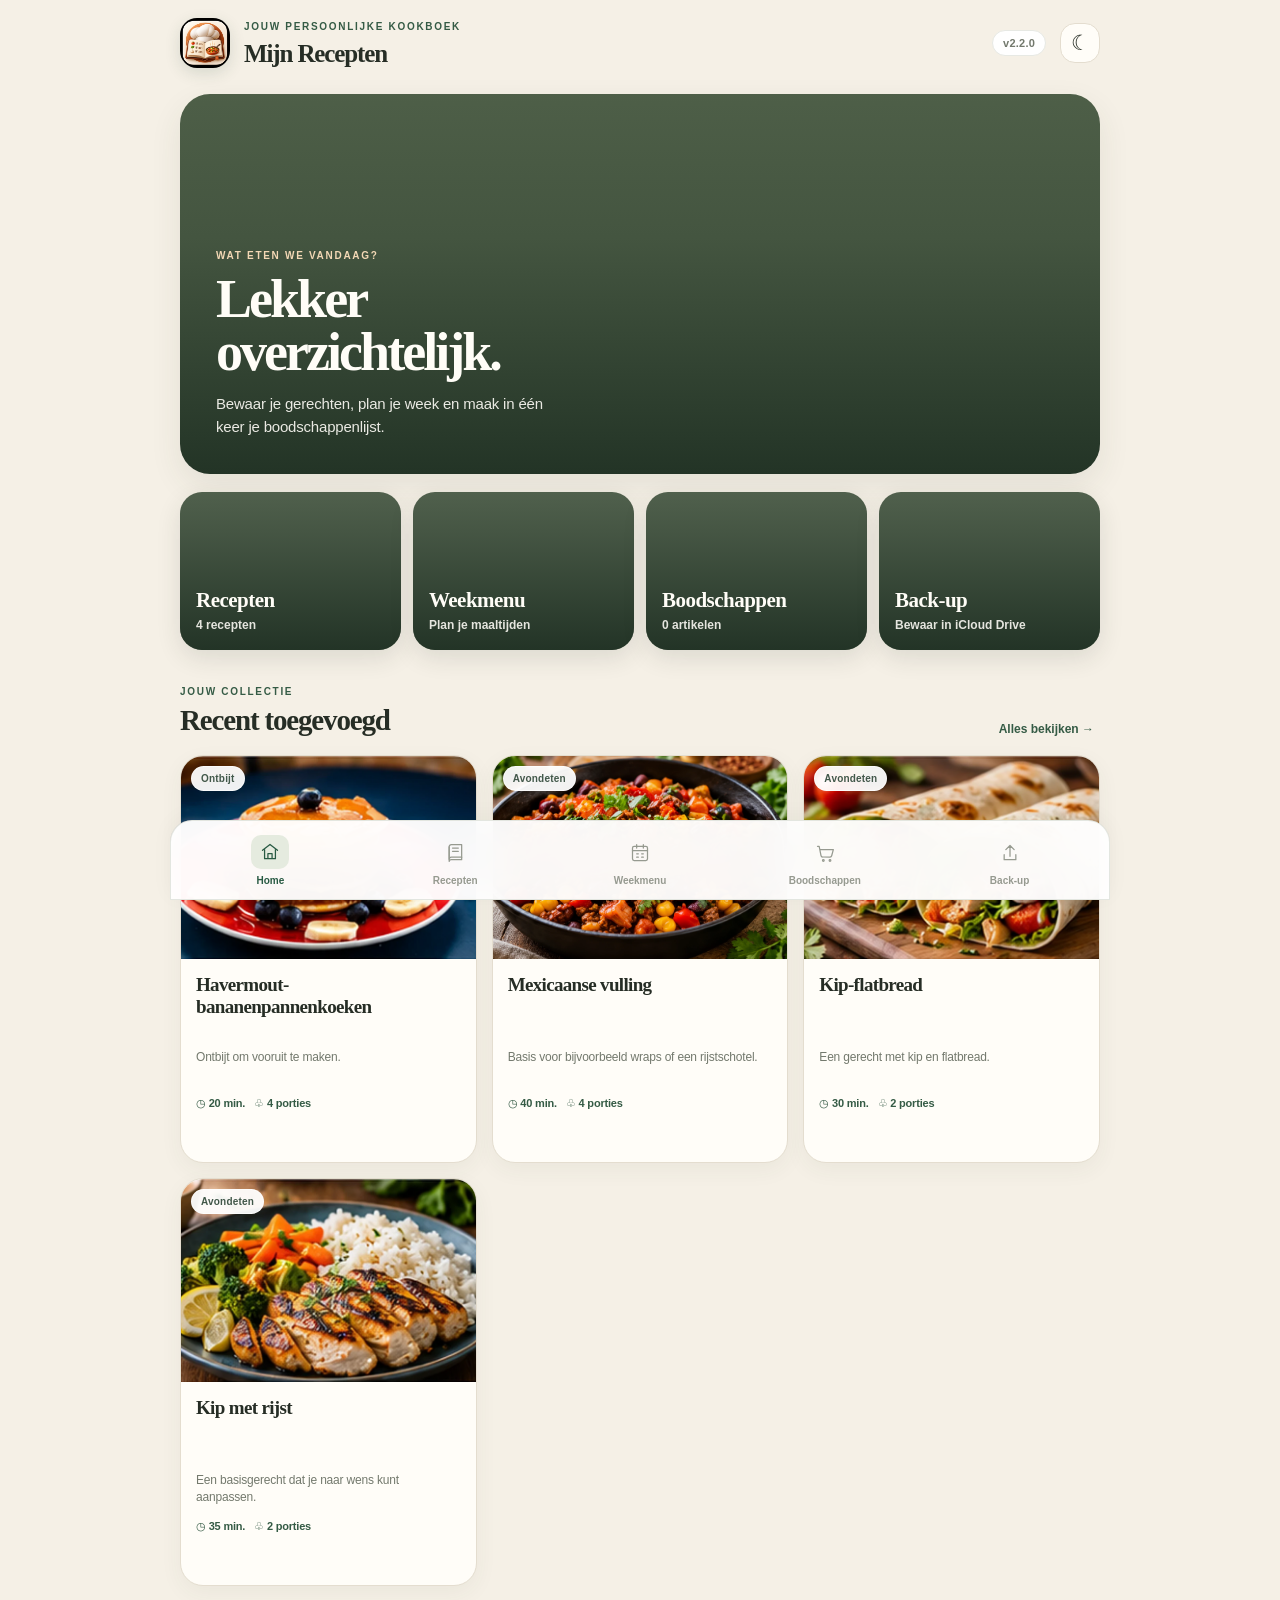
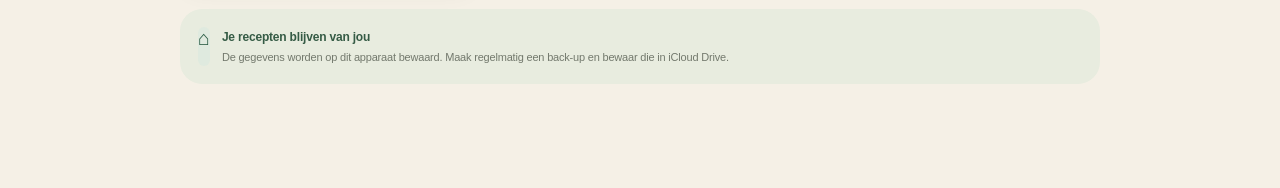
<file: index.html>
<!doctype html>
<html lang="nl">
<head>
  <meta charset="utf-8">
  <meta name="viewport" content="width=device-width, initial-scale=1, viewport-fit=cover">
  <meta name="theme-color" content="#f5f0e6" id="themeColorMeta">
  <meta name="apple-mobile-web-app-capable" content="yes">
  <meta name="apple-mobile-web-app-status-bar-style" content="default">
  <link rel="apple-touch-icon" href="icons/apple-touch-icon.png">
  <link rel="icon" type="image/png" sizes="64x64" href="icons/favicon.png">
  <meta name="description" content="Jouw persoonlijke receptenboek, weekmenu en boodschappenlijst.">
  <title>Mijn Recepten</title>
  <link rel="manifest" href="manifest.webmanifest">
  <link rel="stylesheet" href="styles.css?v=2.2.0">
</head>
<body>
  <div class="app-shell">
    <header class="topbar">
      <img class="brand-mark" src="icons/icon-192.png" alt="" aria-hidden="true">
      <div class="brand-copy"><p class="eyebrow">JOUW PERSOONLIJKE KOOKBOEK</p><h1>Mijn Recepten</h1></div>
      <span class="app-version" data-app-version aria-label="Appversie 1.9.5">v1.9.5</span>
      <button class="theme-toggle" id="themeToggle" type="button" aria-label="Donkere modus inschakelen" title="Donkere modus inschakelen"><span id="themeToggleIcon" aria-hidden="true">☾</span></button>
    </header>

    <main>
      <section class="view active" id="view-home" aria-labelledby="homeTitle">
        <div class="hero">
          <div><p class="eyebrow">WAT ETEN WE VANDAAG?</p><h2 id="homeTitle">Lekker overzichtelijk.</h2><p class="muted">Bewaar je gerechten, plan je week en maak in één keer je boodschappenlijst.</p></div>
          <div class="hero-illustration" aria-hidden="true">✳</div>
        </div>
        <div class="quick-grid">
          <button class="quick-card quick-card-recipes" data-nav="recipes" aria-label="Recepten">
            <span class="quick-card-copy"><strong>Recepten</strong><small id="recipeCount">0 recepten</small></span>
          </button>
          <button class="quick-card quick-card-week" data-nav="week" aria-label="Weekmenu">
            <span class="quick-card-copy"><strong>Weekmenu</strong><small>Plan je maaltijden</small></span>
          </button>
          <button class="quick-card quick-card-shopping" data-nav="shopping" aria-label="Boodschappen">
            <span class="quick-card-copy"><strong>Boodschappen</strong><small id="shoppingCount">0 artikelen</small></span>
          </button>
          <button class="quick-card quick-card-backup" data-nav="backup" aria-label="Back-up">
            <span class="quick-card-copy"><strong>Back-up</strong><small>Bewaar in iCloud Drive</small></span>
          </button>
        </div>
        <div class="section-heading"><div><p class="eyebrow">JOUW COLLECTIE</p><h2>Recent toegevoegd</h2></div><button class="text-button" data-nav="recipes">Alles bekijken →</button></div>
        <div id="recentRecipes" class="recipe-grid"></div>
        <div class="privacy-note"><span>⌂</span><div><strong>Je recepten blijven van jou</strong><p>De gegevens worden op dit apparaat bewaard. Maak regelmatig een back-up en bewaar die in iCloud Drive.</p></div></div>
      </section>

      <section class="view" id="view-recipes" aria-labelledby="recipesTitle">
        <div class="page-heading"><div><p class="eyebrow">JOUW COLLECTIE</p><h2 id="recipesTitle">Recepten</h2><p class="muted">Alles op één plek, helemaal aanpasbaar.</p></div><button class="primary-button" id="addRecipeTop"><span aria-hidden="true">＋</span><span>Recept toevoegen</span></button></div>
        <label class="searchbox"><span>⌕</span><input id="recipeSearch" type="search" placeholder="Zoek op gerecht of ingrediënt…" autocomplete="off"></label>
        <div class="filter-row" id="categoryFilters"></div>
        <div id="allRecipes" class="recipe-grid"></div>
        <div id="recipesEmpty" class="empty-state hidden"><div class="empty-icon">▤</div><h3>Nog geen recepten gevonden</h3><p>Voeg een recept toe of pas je zoekopdracht aan.</p><button class="primary-button" id="addRecipeEmpty">Recept toevoegen</button></div>
      </section>

      <section class="view" id="view-week" aria-labelledby="weekTitle">
        <div class="week-hero" role="img" aria-label="Een tafel met verschillende gerechten"><div><p class="eyebrow">IETS LEKKERS OP DE PLANNING</p><h2>Een smakelijke week.</h2><p>Kies je gerechten en maak plannen voor de komende dagen.</p></div></div>
        <div class="page-heading"><div><p class="eyebrow">VOORUIT PLANNEN</p><h2 id="weekTitle">Weekmenu</h2><p class="muted">Kies een gerecht voor iedere dag.</p></div><button class="secondary-button" id="clearWeek">Leegmaken</button></div>
        <div id="weekDays" class="week-list"></div>
        <div class="bottom-action"><div><strong>Alles op je boodschappenlijst?</strong><p class="muted">Combineer de ingrediënten uit je weekmenu.</p></div><button class="primary-button" id="makeWeekList">Maak lijst →</button></div>
      </section>

      <section class="view" id="view-shopping" aria-labelledby="shoppingTitle">
        <div class="shopping-hero" role="img" aria-label="Verse ingrediënten op een houten tafel">
          <div><p class="eyebrow">VERS & GOED VOORBEREID</p><h2>Alles op je lijstje.</h2><p>Een beetje plannen, heerlijk koken.</p></div>
        </div>
        <div class="page-heading"><div><p class="eyebrow">KLAAR OM TE WINKELEN</p><h2 id="shoppingTitle">Boodschappen</h2><p class="muted">Gecombineerd uit je geselecteerde recepten.</p></div><button class="secondary-button" id="clearShopping">Wissen</button></div>
        <div class="shopping-summary"><div><span class="summary-number" id="shoppingTotal">0</span><span class="muted"> artikelen</span></div><div><span class="summary-number" id="shoppingDone">0</span><span class="muted"> afgevinkt</span></div></div>
        <div id="shoppingItems" class="shopping-groups"></div>
        <div class="shopping-add"><input id="manualItem" type="text" placeholder="Artikel toevoegen…" maxlength="120"><button class="primary-button" id="addManualItem">Toevoegen</button></div>
        <div class="export-panel"><div><strong>Naar Apple Herinneringen</strong><p class="muted">Deel je lijst met de iOS-Opdracht ‘Voeg boodschappen toe’.</p></div><button class="primary-button" id="shareShopping">Deel lijst ↗</button></div>
        <p class="helper-text">Deel de lijst via het iOS-deelmenu en kies je ingestelde Opdracht. De webapp kan Herinneringen niet rechtstreeks aanpassen.</p>
      </section>

      <section class="view" id="view-backup" aria-labelledby="backupTitle">
        <div class="page-heading"><div><p class="eyebrow">JOUW GEGEVENS</p><h2 id="backupTitle">Back-up & herstel</h2><p class="muted">Bewaar zelf een kopie in iCloud Drive.</p><p class="helper-text">Appversie <span data-app-version>1.7.8</span></p></div><div class="backup-icon">↥</div></div>
        <div class="backup-card"><div class="backup-symbol">↓</div><h3>Back-up maken</h3><p>Download je recepten, weekmenu en boodschappen als één JSON-bestand. Sla het bestand daarna op in iCloud Drive via de Bestanden-app.</p><button class="primary-button full-width" id="exportBackup">Download back-upbestand</button></div>
        <div class="backup-card"><div class="backup-symbol">↑</div><h3>Back-up terugzetten</h3><p>Importeer een eerder gemaakt back-upbestand. Je kunt bestaande gegevens vervangen of de recepten samenvoegen.</p><label class="file-button full-width">Kies back-upbestand<input id="importFile" type="file" accept="application/json,.json"></label><div id="importOptions" class="import-options hidden"><p id="importSummary"></p><div class="button-row"><button class="secondary-button" id="mergeImport">Samenvoegen</button><button class="danger-button" id="replaceImport">Alles vervangen</button></div></div></div>
        <div class="backup-card"><div class="backup-symbol">✳</div><h3>Recepten importeren vanuit ChatGPT</h3><p>Vraag ChatGPT om een JSON-receptenbestand voor Mijn Recepten. Kies dat bestand hier. Alleen recepten worden geïmporteerd; je weekmenu en boodschappen blijven ongewijzigd.</p><label class="file-button full-width">Kies receptenbestand (.json)<input id="recipeImportFile" type="file" accept="application/json,.json"></label><div id="recipeImportOptions" class="import-options hidden"><p id="recipeImportSummary"></p><div class="button-row"><button class="secondary-button" id="importNewRecipes">Alleen nieuwe toevoegen</button><button class="primary-button" id="updateImportedRecipes">Importeren / bijwerken</button></div></div><p class="helper-text">Dubbele recepten worden herkend op naam. ‘Alleen nieuwe toevoegen’ slaat bestaande namen over; ‘Importeren / bijwerken’ werkt bestaande recepten met dezelfde naam bij.</p></div>
        <div class="privacy-note"><span>i</span><div><strong>Goed om te weten</strong><p>Deze webapp gebruikt lokale browseropslag. Verwijder de websitegegevens niet voordat je een back-up hebt gemaakt. De back-up is niet automatisch versleuteld; bewaar het bestand op een plek waar alleen jij toegang toe hebt.</p></div></div>
      </section>
    </main>

    <nav class="tabbar" aria-label="Hoofdnavigatie">
      <button class="tab active" data-nav="home"><span class="tab-icon"><svg viewBox="0 0 24 24" aria-hidden="true"><path d="m3 10 9-7 9 7"/><path d="M5.5 9v11h13V9M9.5 20v-6h5v6"/></svg></span><small>Home</small></button>
      <button class="tab" data-nav="recipes"><span class="tab-icon"><svg viewBox="0 0 24 24" aria-hidden="true"><path d="M5 4.5A2.5 2.5 0 0 1 7.5 2H20v18H7.5A2.5 2.5 0 0 0 5 22z"/><path d="M5 4.5v15A2.5 2.5 0 0 1 7.5 17H20M9 6h7M9 10h7"/></svg></span><small>Recepten</small></button>
      <button class="tab" data-nav="week"><span class="tab-icon"><svg viewBox="0 0 24 24" aria-hidden="true"><rect x="3" y="4" width="18" height="17" rx="2"/><path d="M16 2v4M8 2v4M3 9h18M8 13h2M14 13h2M8 17h2M14 17h2"/></svg></span><small>Weekmenu</small></button>
      <button class="tab" data-nav="shopping"><span class="tab-icon"><svg viewBox="0 0 24 24" aria-hidden="true"><path d="M3 4h2l2.2 11.2a2 2 0 0 0 2 1.6h8.9a2 2 0 0 0 1.9-1.5L22 8H6"/><circle cx="10" cy="21" r="1"/><circle cx="18" cy="21" r="1"/></svg></span><small>Boodschappen</small></button>
      <button class="tab" data-nav="backup"><span class="tab-icon"><svg viewBox="0 0 24 24" aria-hidden="true"><path d="M12 16V3m-5 5 5-5 5 5"/><path d="M5 14v6h14v-6"/></svg></span><small>Back-up</small></button>
    </nav>
  </div>

  <dialog id="recipeDialog" class="modal">
    <form id="recipeForm" method="dialog">
      <div class="modal-header"><div><p class="eyebrow">RECEPT BEWERKEN</p><h2 id="recipeDialogTitle">Nieuw recept</h2></div><button type="button" class="icon-button" id="closeRecipe" aria-label="Sluiten">×</button></div>
      <input type="hidden" id="recipeId">
      <label class="field-label">Naam van het gerecht<input id="recipeName" required maxlength="120" placeholder="Bijv. Kip met rijst"></label>
      <div class="two-columns"><label class="field-label">Maaltijdmoment<select id="recipeMealMoment"><option value="">Geen maaltijdmoment</option><option>Ontbijt</option><option>Lunch</option><option>Avondeten</option><option>Snack</option><option>Dessert</option><option>Bijgerecht</option></select></label><label class="field-label">Porties<input id="recipeServings" type="number" min="1" max="100" value="2" required></label></div>
      <label class="field-label">Keuken<select id="recipeCuisine"><option value="">Niet opgegeven</option><option>Nederlands</option><option>Italiaans</option><option>Mexicaans</option><option>Marokkaans</option><option>Aziatisch</option><option>Indonesisch</option><option>Indiaas</option><option>Midden-Oosters</option><option>Internationaal</option></select></label>
      <label class="field-label">Tags <input id="recipeTags" list="recipeTagOptions" placeholder="Kies of typ tags (komma-gescheiden)"><datalist id="recipeTagOptions"><option value="Mealprep"><option value="Pasta"><option value="Rijst &amp; Bowls"><option value="Wraps &amp; Flatbreads"><option value="Kip"><option value="Salades"><option value="Vegetarisch"><option value="Curry"></datalist><span class="helper-text">Optioneel: voeg eigen tags toe, gescheiden door komma’s. Laat leeg als je geen tags wilt; verwijder tekst om tags weg te halen.</span></label>
      <label class="kids-toggle"><input id="recipeKids" type="checkbox"><span>Kindvriendelijk recept</span></label>

      <div class="two-columns"><label class="field-label">Voorbereiding (min.)<input id="recipePrep" type="number" min="0" max="999" value="10"></label><label class="field-label">Bereiding (min.)<input id="recipeCook" type="number" min="0" max="999" value="20"></label></div>
      <label class="field-label">Korte omschrijving<textarea id="recipeDescription" rows="2" placeholder="Wat maakt dit gerecht lekker?"></textarea></label>
      <div class="recipe-photo-editor">
        <div><strong>Foto van het gerecht</strong><p class="muted">Kies een foto uit Foto’s. De afbeelding wordt verkleind en bij dit recept op je iPhone bewaard.</p></div>
        <img id="recipePhotoPreview" class="recipe-photo-preview" alt="Voorbeeld van de gerechtfoto">
        <label class="secondary-button photo-pick-button">Kies iPhone-foto<input id="recipePhotoInput" type="file" accept="image/*"></label>
        <label class="field-label photo-library-label">Of kies uit de fotobibliotheek<select id="recipePhotoLibrary"><option value="">Automatische gerechtfoto</option>
          <option value="havermout-bananenpannenkoeken">Havermout-bananenpannenkoeken</option><option value="mexicaanse-vulling">Mexicaanse vulling</option><option value="kip-met-rijst">Kip met rijst</option><option value="kip-wraps">Kip-wraps</option><option value="pasta-bolognese">Pasta bolognese</option><option value="pasta-carbonara">Pasta carbonara</option><option value="noedels-kip">Noedels met kip</option><option value="kip-curry">Kip curry</option><option value="groentesoep">Groentesoep</option><option value="linzencurry">Linzencurry</option><option value="shakshuka">Shakshuka</option><option value="zalm-met-rijst">Zalm met rijst</option><option value="tonijnsalade">Tonijnsalade</option><option value="quinoa-bowl">Quinoa bowl</option><option value="aardappelen-groente-kip">Aardappelen, groente en kip</option><option value="smoothie-bowl">Smoothie bowl</option><option value="omelet-groente">Omelet met groente</option><option value="hamburgers">Hamburgers</option><option value="falafel-wraps">Falafel-wraps</option><option value="linzensoep">Linzensoep</option><option value="kwark-met-fruit">Kwark met fruit</option>
        </select></label>
        <button type="button" class="text-button photo-remove-button" id="removeRecipePhoto">Eigen foto verwijderen</button>
      </div>
      <div class="subform-heading"><div><h3>Ingrediënten</h3><p class="muted">Hoeveelheid en eenheid zijn optioneel.</p></div><button type="button" class="small-button" id="addIngredient">＋ Ingrediënt</button></div>
      <div id="ingredientEditor" class="ingredient-editor"></div>
      <div class="subform-heading"><div><h3>Bereidingsstappen</h3><p class="muted">Eén stap per regel.</p></div><button type="button" class="small-button" id="addStep">＋ Stap</button></div>
      <div id="stepEditor" class="step-editor"></div>
      <label class="field-label">Eigen notities<textarea id="recipeNotes" rows="2" placeholder="Variaties, tips of bewaarinstructies"></textarea></label>
      <div class="button-row modal-actions"><button type="button" class="secondary-button" id="cancelRecipe">Annuleren</button><button type="submit" class="primary-button">Recept opslaan</button></div>
    </form>
  </dialog>

  <dialog id="detailDialog" class="modal detail-modal"><div id="recipeDetail"></div></dialog>
  <dialog id="weekPickerDialog" class="modal"><form method="dialog" id="weekPickerForm"><div class="modal-header"><div><p class="eyebrow">WEEKMENU</p><h2>Gerecht plannen</h2></div><button type="button" class="icon-button" id="closeWeekPicker">×</button></div><input type="hidden" id="weekDayKey"><input type="hidden" id="weekMealId"><label class="field-label">Kies een dag<select id="weekDaySelect" required><option value="">Selecteer een dag…</option><option value="ma">Maandag</option><option value="di">Dinsdag</option><option value="wo">Woensdag</option><option value="do">Donderdag</option><option value="vr">Vrijdag</option><option value="za">Zaterdag</option><option value="zo">Zondag</option></select></label><label class="field-label">Wat wil je toevoegen?<select id="weekEntryType"><option value="recipe">Een bestaand recept</option><option value="custom">Een vrij gerecht (zonder recept)</option></select></label><label class="field-label" id="weekRecipeField">Kies een recept<select id="weekRecipeSelect"></select></label><label class="field-label hidden" id="weekCustomField">Naam van het gerecht<input id="weekCustomName" type="text" maxlength="100" placeholder="Bijv. diepvriespizza of afhalen"></label><label class="field-label">Type gerecht<select id="weekMealType"><option>Hoofdgerecht</option><option>Bijgerecht</option><option>Ontbijt</option><option>Lunch</option><option>Dessert</option><option>Snack</option><option>Overig</option></select></label><label class="field-label" id="weekServingsField">Aantal personen<input id="weekServings" type="number" min="1" max="100" value="2"></label><div class="button-row modal-actions"><button type="button" class="secondary-button" id="removeWeekMeal">Verwijderen</button><button type="submit" class="primary-button">Opslaan</button></div></form></dialog>
  <div id="toast" class="toast" role="status" aria-live="polite"></div>
  <script src="app.js?v=2.2.0"></script>
</body>
</html>
</file>
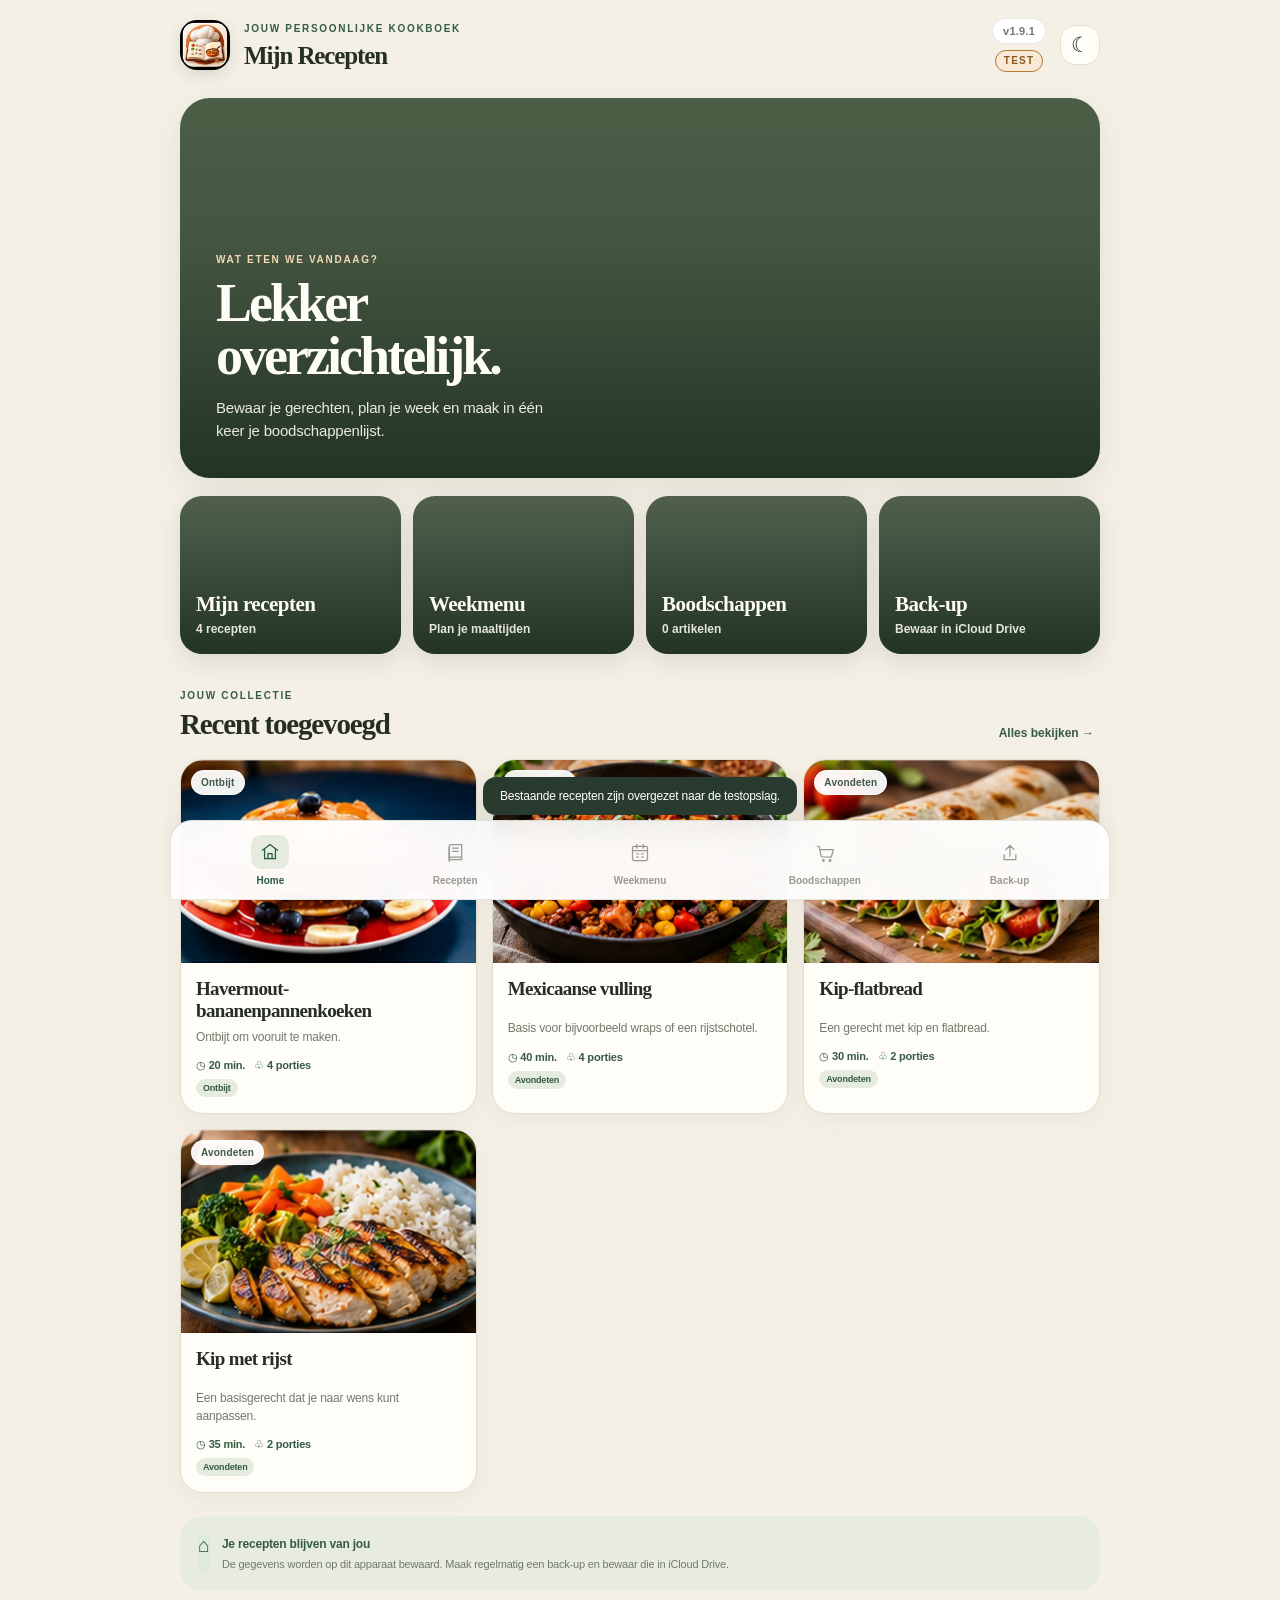
<file: test/index.html>
<!doctype html>
<html lang="nl">
<head>
  <meta charset="utf-8">
  <meta name="viewport" content="width=device-width, initial-scale=1, viewport-fit=cover">
  <meta name="theme-color" content="#f5f0e6" id="themeColorMeta">
  <meta name="apple-mobile-web-app-capable" content="yes">
  <meta name="apple-mobile-web-app-status-bar-style" content="default">
  <link rel="apple-touch-icon" href="icons/apple-touch-icon.png">
  <link rel="icon" type="image/png" sizes="64x64" href="icons/favicon.png">
  <meta name="description" content="Jouw persoonlijke receptenboek, weekmenu en boodschappenlijst.">
  <title>Mijn Recepten</title>
  <link rel="manifest" href="manifest.webmanifest">
  <link rel="stylesheet" href="styles.css?v=1.9.1">
</head>
<body>
  <div class="app-shell">
    <header class="topbar">
      <img class="brand-mark" src="icons/icon-192.png" alt="" aria-hidden="true">
      <div class="brand-copy"><p class="eyebrow">JOUW PERSOONLIJKE KOOKBOEK</p><h1>Mijn Recepten</h1></div>
      <span class="test-version-stack"><span class="app-version" data-app-version aria-label="Appversie 1.9.1">v1.9.1</span><span class="test-label">TEST</span></span>
      <button class="theme-toggle" id="themeToggle" type="button" aria-label="Donkere modus inschakelen" title="Donkere modus inschakelen"><span id="themeToggleIcon" aria-hidden="true">☾</span></button>
    </header>

    <main>
      <section class="view active" id="view-home" aria-labelledby="homeTitle">
        <div class="hero">
          <div><p class="eyebrow">WAT ETEN WE VANDAAG?</p><h2 id="homeTitle">Lekker overzichtelijk.</h2><p class="muted">Bewaar je gerechten, plan je week en maak in één keer je boodschappenlijst.</p></div>
          <div class="hero-illustration" aria-hidden="true">✳</div>
        </div>
        <div class="quick-grid">
          <button class="quick-card quick-card-recipes" data-nav="recipes" aria-label="Mijn recepten">
            <span class="quick-card-copy"><strong>Mijn recepten</strong><small id="recipeCount">0 recepten</small></span>
          </button>
          <button class="quick-card quick-card-week" data-nav="week" aria-label="Weekmenu">
            <span class="quick-card-copy"><strong>Weekmenu</strong><small>Plan je maaltijden</small></span>
          </button>
          <button class="quick-card quick-card-shopping" data-nav="shopping" aria-label="Boodschappen">
            <span class="quick-card-copy"><strong>Boodschappen</strong><small id="shoppingCount">0 artikelen</small></span>
          </button>
          <button class="quick-card quick-card-backup" data-nav="backup" aria-label="Back-up">
            <span class="quick-card-copy"><strong>Back-up</strong><small>Bewaar in iCloud Drive</small></span>
          </button>
        </div>
        <div class="section-heading"><div><p class="eyebrow">JOUW COLLECTIE</p><h2>Recent toegevoegd</h2></div><button class="text-button" data-nav="recipes">Alles bekijken →</button></div>
        <div id="recentRecipes" class="recipe-grid"></div>
        <div class="privacy-note"><span>⌂</span><div><strong>Je recepten blijven van jou</strong><p>De gegevens worden op dit apparaat bewaard. Maak regelmatig een back-up en bewaar die in iCloud Drive.</p></div></div>
      </section>

      <section class="view" id="view-recipes" aria-labelledby="recipesTitle">
        <div class="page-heading"><div><p class="eyebrow">JOUW COLLECTIE</p><h2 id="recipesTitle">Recepten</h2><p class="muted">Alles op één plek, helemaal aanpasbaar.</p></div><button class="primary-button" id="addRecipeTop"><span aria-hidden="true">＋</span><span>Recept toevoegen</span></button></div>
        <label class="searchbox"><span>⌕</span><input id="recipeSearch" type="search" placeholder="Zoek op gerecht of ingrediënt…" autocomplete="off"></label>
        <div class="filter-row" id="categoryFilters"></div>
        <div id="allRecipes" class="recipe-grid"></div>
        <div id="recipesEmpty" class="empty-state hidden"><div class="empty-icon">▤</div><h3>Nog geen recepten gevonden</h3><p>Voeg een recept toe of pas je zoekopdracht aan.</p><button class="primary-button" id="addRecipeEmpty">Recept toevoegen</button></div>
      </section>

      <section class="view" id="view-week" aria-labelledby="weekTitle">
        <div class="week-hero" role="img" aria-label="Een tafel met verschillende gerechten"><div><p class="eyebrow">IETS LEKKERS OP DE PLANNING</p><h2>Een smakelijke week.</h2><p>Kies je gerechten en maak plannen voor de komende dagen.</p></div></div>
        <div class="page-heading"><div><p class="eyebrow">VOORUIT PLANNEN</p><h2 id="weekTitle">Weekmenu</h2><p class="muted">Kies een gerecht voor iedere dag.</p></div><button class="secondary-button" id="clearWeek">Leegmaken</button></div>
        <div id="weekDays" class="week-list"></div>
        <div class="bottom-action"><div><strong>Alles op je boodschappenlijst?</strong><p class="muted">Combineer de ingrediënten uit je weekmenu.</p></div><button class="primary-button" id="makeWeekList">Maak lijst →</button></div>
      </section>

      <section class="view" id="view-shopping" aria-labelledby="shoppingTitle">
        <div class="shopping-hero" role="img" aria-label="Verse ingrediënten op een houten tafel">
          <div><p class="eyebrow">VERS & GOED VOORBEREID</p><h2>Alles op je lijstje.</h2><p>Een beetje plannen, heerlijk koken.</p></div>
        </div>
        <div class="page-heading"><div><p class="eyebrow">KLAAR OM TE WINKELEN</p><h2 id="shoppingTitle">Boodschappen</h2><p class="muted">Gecombineerd uit je geselecteerde recepten.</p></div><button class="secondary-button" id="clearShopping">Wissen</button></div>
        <div class="shopping-summary"><div><span class="summary-number" id="shoppingTotal">0</span><span class="muted"> artikelen</span></div><div><span class="summary-number" id="shoppingDone">0</span><span class="muted"> afgevinkt</span></div></div>
        <div id="shoppingItems" class="shopping-groups"></div>
        <div class="shopping-add"><input id="manualItem" type="text" placeholder="Artikel toevoegen…" maxlength="120"><button class="primary-button" id="addManualItem">Toevoegen</button></div>
        <div class="export-panel"><div><strong>Naar Apple Herinneringen</strong><p class="muted">Deel je lijst met de iOS-Opdracht ‘Voeg boodschappen toe’.</p></div><button class="primary-button" id="shareShopping">Deel lijst ↗</button></div>
        <p class="helper-text">Deel de lijst via het iOS-deelmenu en kies je ingestelde Opdracht. De webapp kan Herinneringen niet rechtstreeks aanpassen.</p>
      </section>

      <section class="view" id="view-backup" aria-labelledby="backupTitle">
        <div class="page-heading"><div><p class="eyebrow">JOUW GEGEVENS</p><h2 id="backupTitle">Back-up & herstel</h2><p class="muted">Bewaar zelf een kopie in iCloud Drive.</p><p class="helper-text">Appversie <span data-app-version>1.7.8</span></p></div><div class="backup-icon">↥</div></div>
        <div class="backup-card"><div class="backup-symbol">↓</div><h3>Back-up maken</h3><p>Download je recepten, weekmenu en boodschappen als één JSON-bestand. Sla het bestand daarna op in iCloud Drive via de Bestanden-app.</p><button class="primary-button full-width" id="exportBackup">Download back-upbestand</button></div>
        <div class="backup-card"><div class="backup-symbol">↑</div><h3>Back-up terugzetten</h3><p>Importeer een eerder gemaakt back-upbestand. Je kunt bestaande gegevens vervangen of de recepten samenvoegen.</p><label class="file-button full-width">Kies back-upbestand<input id="importFile" type="file" accept="application/json,.json"></label><div id="importOptions" class="import-options hidden"><p id="importSummary"></p><div class="button-row"><button class="secondary-button" id="mergeImport">Samenvoegen</button><button class="danger-button" id="replaceImport">Alles vervangen</button></div></div></div>
        <div class="backup-card"><div class="backup-symbol">✳</div><h3>Recepten importeren vanuit ChatGPT</h3><p>Vraag ChatGPT om een JSON-receptenbestand voor Mijn Recepten. Kies dat bestand hier. Alleen recepten worden geïmporteerd; je weekmenu en boodschappen blijven ongewijzigd.</p><label class="file-button full-width">Kies receptenbestand (.json)<input id="recipeImportFile" type="file" accept="application/json,.json"></label><div id="recipeImportOptions" class="import-options hidden"><p id="recipeImportSummary"></p><div class="button-row"><button class="secondary-button" id="importNewRecipes">Alleen nieuwe toevoegen</button><button class="primary-button" id="updateImportedRecipes">Importeren / bijwerken</button></div></div><p class="helper-text">Dubbele recepten worden herkend op naam. ‘Alleen nieuwe toevoegen’ slaat bestaande namen over; ‘Importeren / bijwerken’ werkt bestaande recepten met dezelfde naam bij.</p></div>
        <div class="privacy-note"><span>i</span><div><strong>Goed om te weten</strong><p>Deze webapp gebruikt lokale browseropslag. Verwijder de websitegegevens niet voordat je een back-up hebt gemaakt. De back-up is niet automatisch versleuteld; bewaar het bestand op een plek waar alleen jij toegang toe hebt.</p></div></div>
      </section>
    </main>

    <nav class="tabbar" aria-label="Hoofdnavigatie">
      <button class="tab active" data-nav="home"><span class="tab-icon"><svg viewBox="0 0 24 24" aria-hidden="true"><path d="m3 10 9-7 9 7"/><path d="M5.5 9v11h13V9M9.5 20v-6h5v6"/></svg></span><small>Home</small></button>
      <button class="tab" data-nav="recipes"><span class="tab-icon"><svg viewBox="0 0 24 24" aria-hidden="true"><path d="M5 4.5A2.5 2.5 0 0 1 7.5 2H20v18H7.5A2.5 2.5 0 0 0 5 22z"/><path d="M5 4.5v15A2.5 2.5 0 0 1 7.5 17H20M9 6h7M9 10h7"/></svg></span><small>Recepten</small></button>
      <button class="tab" data-nav="week"><span class="tab-icon"><svg viewBox="0 0 24 24" aria-hidden="true"><rect x="3" y="4" width="18" height="17" rx="2"/><path d="M16 2v4M8 2v4M3 9h18M8 13h2M14 13h2M8 17h2M14 17h2"/></svg></span><small>Weekmenu</small></button>
      <button class="tab" data-nav="shopping"><span class="tab-icon"><svg viewBox="0 0 24 24" aria-hidden="true"><path d="M3 4h2l2.2 11.2a2 2 0 0 0 2 1.6h8.9a2 2 0 0 0 1.9-1.5L22 8H6"/><circle cx="10" cy="21" r="1"/><circle cx="18" cy="21" r="1"/></svg></span><small>Boodschappen</small></button>
      <button class="tab" data-nav="backup"><span class="tab-icon"><svg viewBox="0 0 24 24" aria-hidden="true"><path d="M12 16V3m-5 5 5-5 5 5"/><path d="M5 14v6h14v-6"/></svg></span><small>Back-up</small></button>
    </nav>
  </div>

  <dialog id="recipeDialog" class="modal">
    <form id="recipeForm" method="dialog">
      <div class="modal-header"><div><p class="eyebrow">RECEPT BEWERKEN</p><h2 id="recipeDialogTitle">Nieuw recept</h2></div><button type="button" class="icon-button" id="closeRecipe" aria-label="Sluiten">×</button></div>
      <input type="hidden" id="recipeId">
      <label class="field-label">Naam van het gerecht<input id="recipeName" required maxlength="120" placeholder="Bijv. Kip met rijst"></label>
      <div class="two-columns"><label class="field-label">Maaltijdmoment<select id="recipeMealMoment"><option value="">Geen maaltijdmoment</option><option>Ontbijt</option><option>Lunch</option><option>Avondeten</option><option>Snack</option><option>Dessert</option><option>Bijgerecht</option></select></label><label class="field-label">Porties<input id="recipeServings" type="number" min="1" max="100" value="2" required></label></div>
      <label class="field-label">Keuken<select id="recipeCuisine"><option value="">Niet opgegeven</option><option>Nederlands</option><option>Italiaans</option><option>Mexicaans</option><option>Marokkaans</option><option>Aziatisch</option><option>Indonesisch</option><option>Indiaas</option><option>Midden-Oosters</option><option>Internationaal</option></select></label>
      <label class="field-label">Tags <input id="recipeTags" list="recipeTagOptions" placeholder="Kies of typ tags (komma-gescheiden)"><datalist id="recipeTagOptions"><option value="Kindergerecht"><option value="Mealprep"><option value="Pasta"><option value="Rijst &amp; Bowls"><option value="Wraps &amp; Flatbreads"><option value="Kip"><option value="Salades"><option value="Vegetarisch"><option value="Curry"></datalist><span class="helper-text">Gebruik meerdere tags door ze met komma’s te scheiden.</span></label>
      <label class="kids-toggle"><input id="recipeKids" type="checkbox"><span>Kindvriendelijk recept</span></label>

      <div class="two-columns"><label class="field-label">Voorbereiding (min.)<input id="recipePrep" type="number" min="0" max="999" value="10"></label><label class="field-label">Bereiding (min.)<input id="recipeCook" type="number" min="0" max="999" value="20"></label></div>
      <label class="field-label">Korte omschrijving<textarea id="recipeDescription" rows="2" placeholder="Wat maakt dit gerecht lekker?"></textarea></label>
      <div class="recipe-photo-editor">
        <div><strong>Foto van het gerecht</strong><p class="muted">Kies een foto uit Foto’s. De afbeelding wordt verkleind en bij dit recept op je iPhone bewaard.</p></div>
        <img id="recipePhotoPreview" class="recipe-photo-preview" alt="Voorbeeld van de gerechtfoto">
        <label class="secondary-button photo-pick-button">Kies iPhone-foto<input id="recipePhotoInput" type="file" accept="image/*"></label>
        <label class="field-label photo-library-label">Of kies uit de fotobibliotheek<select id="recipePhotoLibrary"><option value="">Automatische gerechtfoto</option>
          <option value="havermout-bananenpannenkoeken">Havermout-bananenpannenkoeken</option><option value="mexicaanse-vulling">Mexicaanse vulling</option><option value="kip-met-rijst">Kip met rijst</option><option value="kip-wraps">Kip-wraps</option><option value="pasta-bolognese">Pasta bolognese</option><option value="pasta-carbonara">Pasta carbonara</option><option value="noedels-kip">Noedels met kip</option><option value="kip-curry">Kip curry</option><option value="groentesoep">Groentesoep</option><option value="linzencurry">Linzencurry</option><option value="shakshuka">Shakshuka</option><option value="zalm-met-rijst">Zalm met rijst</option><option value="tonijnsalade">Tonijnsalade</option><option value="quinoa-bowl">Quinoa bowl</option><option value="aardappelen-groente-kip">Aardappelen, groente en kip</option><option value="smoothie-bowl">Smoothie bowl</option><option value="omelet-groente">Omelet met groente</option><option value="hamburgers">Hamburgers</option><option value="falafel-wraps">Falafel-wraps</option><option value="linzensoep">Linzensoep</option><option value="kwark-met-fruit">Kwark met fruit</option>
        </select></label>
        <button type="button" class="text-button photo-remove-button" id="removeRecipePhoto">Eigen foto verwijderen</button>
      </div>
      <div class="subform-heading"><div><h3>Ingrediënten</h3><p class="muted">Hoeveelheid en eenheid zijn optioneel.</p></div><button type="button" class="small-button" id="addIngredient">＋ Ingrediënt</button></div>
      <div id="ingredientEditor" class="ingredient-editor"></div>
      <div class="subform-heading"><div><h3>Bereidingsstappen</h3><p class="muted">Eén stap per regel.</p></div><button type="button" class="small-button" id="addStep">＋ Stap</button></div>
      <div id="stepEditor" class="step-editor"></div>
      <label class="field-label">Eigen notities<textarea id="recipeNotes" rows="2" placeholder="Variaties, tips of bewaarinstructies"></textarea></label>
      <div class="button-row modal-actions"><button type="button" class="secondary-button" id="cancelRecipe">Annuleren</button><button type="submit" class="primary-button">Recept opslaan</button></div>
    </form>
  </dialog>

  <dialog id="detailDialog" class="modal detail-modal"><div id="recipeDetail"></div></dialog>
  <dialog id="weekPickerDialog" class="modal"><form method="dialog" id="weekPickerForm"><div class="modal-header"><div><p class="eyebrow">WEEKMENU</p><h2>Maaltijd plannen</h2></div><button type="button" class="icon-button" id="closeWeekPicker">×</button></div><input type="hidden" id="weekDayKey"><label class="field-label">Kies een recept<select id="weekRecipeSelect"></select></label><label class="field-label">Aantal personen<input id="weekServings" type="number" min="1" max="100" value="2"></label><div class="button-row modal-actions"><button type="button" class="secondary-button" id="removeWeekMeal">Verwijderen</button><button type="submit" class="primary-button">Opslaan</button></div></form></dialog>
  <div id="toast" class="toast" role="status" aria-live="polite"></div>
  <script src="app.js?v=1.9.1"></script>
</body>
</html>
</file>
<file: styles.css>
:root{--bg:#f7f5ef;--surface:#fffefa;--ink:#252b24;--muted:#777d72;--line:#e7e5dc;--green:#3e624b;--green-dark:#2f4e3b;--green-pale:#e8eee5;--orange:#d88b54;--red:#a74438;--radius:20px;--shadow:0 8px 28px rgba(42,53,40,.06);font-family:-apple-system,BlinkMacSystemFont,"Segoe UI",sans-serif;color:var(--ink);background:var(--bg);font-synthesis:none}*{box-sizing:border-box}body{margin:0;background:var(--bg);min-height:100vh}.app-shell{max-width:900px;margin:0 auto;padding:0 18px calc(100px + env(safe-area-inset-bottom))}.app-version{margin-left:auto;align-self:center;color:var(--muted);font-size:10px;font-weight:600;letter-spacing:.02em;padding:5px 8px;border:1px solid var(--line);border-radius:999px;background:rgba(255,254,250,.65)}.topbar{display:flex;align-items:center;gap:12px;padding:calc(15px + env(safe-area-inset-top)) 0 22px}.brand-mark{width:42px;height:42px;display:grid;place-items:center;background:var(--green);color:white;border-radius:14px;font-size:13px;font-weight:800;letter-spacing:.05em}.brand-copy{flex:1}.eyebrow{font-size:10px;font-weight:800;letter-spacing:.14em;color:var(--green);margin:0 0 6px}.brand-copy h1{font-size:21px;margin:0;letter-spacing:-.04em}.icon-button{width:42px;height:42px;border:1px solid var(--line);border-radius:14px;background:var(--surface);font-size:23px;color:var(--green);cursor:pointer}.view{display:none;animation:fade .18s ease}.view.active{display:block}@keyframes fade{from{opacity:.65;transform:translateY(3px)}to{opacity:1;transform:none}}h2{font-size:28px;letter-spacing:-.045em;line-height:1.1;margin:0 0 8px}h3{font-size:17px;letter-spacing:-.025em;margin:0 0 6px}p{line-height:1.5}.muted{color:var(--muted);font-size:13px;margin:0}.hero{background:#e9eee5;border-radius:26px;padding:24px 22px;display:flex;align-items:center;min-height:180px;overflow:hidden;position:relative}.hero>div:first-child{max-width:440px;position:relative;z-index:1}.hero h2{font-size:32px;max-width:300px}.hero .muted{max-width:360px}.hero-illustration{position:absolute;right:-12px;bottom:-45px;width:165px;height:165px;border-radius:50%;background:#d3dfce;color:#6d8b6e;display:grid;place-items:center;font-size:100px;opacity:.85}.quick-grid{display:grid;grid-template-columns:repeat(2,minmax(0,1fr));gap:11px;margin:16px 0 30px}.quick-card{display:flex;flex-direction:column;align-items:flex-start;text-align:left;gap:8px;background:var(--surface);border:1px solid var(--line);border-radius:18px;padding:16px;min-height:125px;cursor:pointer;color:var(--ink)}.quick-icon{display:grid;place-items:center;background:var(--green-pale);color:var(--green);width:35px;height:35px;border-radius:12px;font-size:20px}.quick-card strong{font-size:14px}.quick-card small{font-size:11px;color:var(--muted)}.section-heading,.page-heading{display:flex;align-items:center;justify-content:space-between;gap:14px;margin:25px 0 16px}.section-heading h2{font-size:22px;margin:0}.text-button{border:0;background:transparent;color:var(--green);font-weight:700;font-size:12px;white-space:nowrap;cursor:pointer}.page-heading{align-items:flex-start;margin:5px 0 22px}.page-heading h2{margin-bottom:7px}.primary-button,.secondary-button,.danger-button,.small-button,.file-button{display:inline-flex;justify-content:center;align-items:center;gap:7px;border-radius:13px;padding:12px 15px;font-weight:700;font-size:12px;border:1px solid transparent;cursor:pointer;text-decoration:none;min-height:42px}.primary-button{background:var(--green);color:white}.primary-button:hover{background:var(--green-dark)}.secondary-button{background:var(--surface);color:var(--green);border-color:var(--line)}.danger-button{background:#fff0ee;color:var(--red);border-color:#f0d4d0}.small-button{padding:8px 10px;min-height:34px;background:var(--green-pale);color:var(--green)}.full-width{width:100%}.searchbox{display:flex;align-items:center;gap:10px;background:var(--surface);border:1px solid var(--line);border-radius:15px;padding:0 14px;height:48px}.searchbox span{font-size:24px;color:var(--muted)}input,textarea,select{font:inherit;color:var(--ink)}.searchbox input{border:0;outline:0;background:transparent;width:100%;font-size:13px}.filter-row{display:flex;gap:7px;overflow-x:auto;padding:13px 0 17px;scrollbar-width:none}.filter-chip{border:1px solid var(--line);background:var(--surface);border-radius:99px;padding:8px 12px;font-size:11px;white-space:nowrap;color:var(--muted);cursor:pointer}.filter-chip.active{background:var(--green);border-color:var(--green);color:white}.recipe-grid{display:grid;grid-template-columns:repeat(2,minmax(0,1fr));gap:12px}.recipe-card{background:var(--surface);border:1px solid var(--line);border-radius:18px;overflow:hidden;cursor:pointer;min-width:0;box-shadow:0 3px 12px rgba(40,50,40,.025)}.recipe-card:active{transform:scale(.99)}.recipe-art{height:112px;background:linear-gradient(135deg,#e9eee5,#f4e9dc);display:grid;place-items:center;font-size:36px;position:relative}.recipe-art .category-pill{position:absolute;left:9px;top:9px;background:rgba(255,254,250,.9);border-radius:99px;padding:5px 8px;font-size:9px;color:var(--green);font-weight:700}.recipe-card-body{padding:12px}.recipe-card h3{font-size:14px;line-height:1.3;min-height:35px}.recipe-meta{display:flex;gap:8px;color:var(--muted);font-size:10px;margin-top:10px;flex-wrap:wrap}.recipe-description{font-size:11px;color:var(--muted);margin:5px 0 0;display:-webkit-box;-webkit-line-clamp:2;-webkit-box-orient:vertical;overflow:hidden}.privacy-note{display:flex;gap:12px;background:#eeeee6;border-radius:16px;padding:15px;margin:23px 0 4px;color:var(--green)}.privacy-note>span{flex-shrink:0;font-size:20px}.privacy-note strong{font-size:12px}.privacy-note p{font-size:11px;color:var(--muted);margin:4px 0 0}.empty-state{text-align:center;padding:42px 15px;color:var(--muted)}.empty-state h3{color:var(--ink);margin-top:12px}.empty-state p{font-size:13px;margin-bottom:18px}.empty-icon{width:65px;height:65px;border-radius:22px;display:grid;place-items:center;background:var(--green-pale);color:var(--green);font-size:30px;margin:0 auto}.hidden{display:none!important}.tabbar{position:fixed;z-index:5;bottom:0;left:0;right:0;display:flex;justify-content:space-around;gap:2px;padding:9px 8px calc(9px + env(safe-area-inset-bottom));background:rgba(255,254,250,.96);border-top:1px solid var(--line);backdrop-filter:blur(18px);max-width:900px;margin:auto}.tab{flex:1;display:flex;flex-direction:column;align-items:center;gap:4px;border:0;background:transparent;color:#969a90;padding:4px 0;cursor:pointer}.tab span{font-size:20px;line-height:22px}.tab small{font-size:9px;font-weight:650}.tab.active{color:var(--green)}.tab.active span{background:var(--green-pale);border-radius:10px;padding:4px 14px}.week-list{display:flex;flex-direction:column;gap:9px}.week-day{display:grid;grid-template-columns:60px minmax(0,1fr) 38px;gap:11px;align-items:center;background:var(--surface);border:1px solid var(--line);border-radius:17px;padding:12px}.day-label strong{display:block;font-size:12px}.day-label small{font-size:10px;color:var(--muted)}.week-meal{min-width:0}.week-meal strong{display:block;font-size:13px;overflow-wrap:anywhere}.week-meal small{display:block;color:var(--muted);font-size:10px;margin-top:3px}.day-add{height:36px;width:36px;border:1px solid var(--line);background:#fff;border-radius:12px;color:var(--green);font-size:21px;cursor:pointer}.bottom-action{display:flex;justify-content:space-between;align-items:center;gap:12px;background:var(--green-pale);border-radius:18px;padding:16px;margin-top:18px}.bottom-action strong{font-size:12px}.bottom-action p{margin-top:4px}.shopping-summary{display:flex;gap:24px;padding:14px 16px;background:var(--green-pale);border-radius:15px;margin-bottom:15px}.summary-number{font-size:20px;font-weight:800;color:var(--green)}.shopping-groups{display:flex;flex-direction:column;gap:15px}.shopping-group{background:var(--surface);border:1px solid var(--line);border-radius:17px;padding:14px}.shopping-group h3{font-size:13px;margin-bottom:10px}.shopping-item{display:flex;align-items:center;gap:10px;padding:9px 0;border-bottom:1px solid #f0eee7;font-size:13px}.shopping-item:last-child{border-bottom:0}.shopping-item input[type=checkbox]{accent-color:var(--green);width:18px;height:18px;flex-shrink:0}.shopping-item .item-name{flex:1;overflow-wrap:anywhere}.shopping-item .item-qty{font-size:11px;color:var(--muted);white-space:nowrap}.shopping-item.done .item-name{text-decoration:line-through;color:#9a9e94}.shopping-item button{border:0;background:transparent;color:#9a9e94;font-size:17px;padding:2px 4px;cursor:pointer}.shopping-add{display:flex;gap:8px;margin-top:15px}.shopping-add input{flex:1;min-width:0;border:1px solid var(--line);background:var(--surface);border-radius:13px;padding:0 12px;font-size:13px}.export-panel{display:flex;justify-content:space-between;align-items:center;gap:10px;padding:16px;background:#e9eee5;border-radius:18px;margin-top:20px}.export-panel strong{font-size:13px}.export-panel p{margin-top:4px;max-width:220px}.helper-text{font-size:11px;color:var(--muted);margin:10px 2px 0}.backup-icon{font-size:24px;color:var(--green);background:var(--green-pale);border-radius:14px;width:46px;height:46px;display:grid;place-items:center}.backup-card{background:var(--surface);border:1px solid var(--line);border-radius:20px;padding:20px;margin-bottom:13px}.backup-card>p{font-size:12px;color:var(--muted);margin:8px 0 17px}.backup-symbol{width:42px;height:42px;border-radius:14px;background:var(--green-pale);color:var(--green);display:grid;place-items:center;font-size:22px;margin-bottom:13px}.file-button{background:var(--surface);color:var(--green);border-color:var(--line);position:relative}.file-button input{position:absolute;inset:0;width:100%;height:100%;opacity:0;cursor:pointer}.import-options{margin-top:14px;padding-top:14px;border-top:1px solid var(--line)}.import-options p{font-size:12px;color:var(--muted)}.button-row{display:flex;gap:8px}.button-row>*{flex:1}.modal{border:0;border-radius:24px;padding:22px;width:min(640px,calc(100% - 22px));max-height:88dvh;overflow:auto;background:var(--bg);color:var(--ink);box-shadow:0 20px 70px rgba(20,30,20,.25)}.modal::backdrop{background:rgba(22,30,22,.45);backdrop-filter:blur(3px)}.modal-header{display:flex;align-items:flex-start;justify-content:space-between;gap:12px;margin-bottom:22px}.modal-header h2{font-size:24px}.field-label{display:flex;flex-direction:column;gap:7px;font-size:12px;font-weight:700;margin-bottom:14px}.field-label input,.field-label select,.field-label textarea{border:1px solid var(--line);background:var(--surface);border-radius:12px;padding:12px;font-size:13px;outline-color:var(--green);width:100%;font-weight:400}.field-label textarea{resize:vertical}.two-columns{display:grid;grid-template-columns:1fr 1fr;gap:10px}.subform-heading{display:flex;justify-content:space-between;align-items:center;margin:20px 0 10px}.subform-heading h3{margin:0;font-size:15px}.subform-heading p{font-size:10px;margin-top:3px}.ingredient-editor{display:flex;flex-direction:column;gap:7px}.ingredient-row{display:grid;grid-template-columns:minmax(0,1fr) 70px 75px 32px;gap:5px}.ingredient-row input{width:100%;min-width:0;border:1px solid var(--line);border-radius:9px;padding:10px 7px;font-size:11px;background:var(--surface)}.remove-row{border:0;border-radius:9px;background:#f5e7e4;color:var(--red);font-size:17px}.step-editor{display:flex;flex-direction:column;gap:7px}.step-row{display:grid;grid-template-columns:24px 27px minmax(0,1fr) 32px;gap:7px;align-items:start;padding:2px;border-radius:12px;transition:background .12s,opacity .12s}.step-drag-handle{height:29px;width:24px;border:0;background:transparent;color:var(--muted);font-size:20px;line-height:1;cursor:grab;touch-action:none;user-select:none;-webkit-user-select:none;-webkit-user-select:none;padding:0}.step-drag-handle:active{cursor:grabbing;color:var(--green)}.step-number{height:29px;width:27px;display:grid;place-items:center;background:var(--green-pale);border-radius:8px;font-size:11px;color:var(--green);font-weight:700}.step-row textarea{width:100%;border:1px solid var(--line);border-radius:9px;padding:9px;font-size:12px;background:var(--surface);resize:vertical;min-width:0}.step-row-actions{display:flex;flex-direction:column;gap:4px}.step-row-actions button{width:32px;min-height:27px;border:0;border-radius:8px;background:#f5f3ed;color:var(--green);font-size:15px;cursor:pointer}.step-row-actions button:disabled{opacity:.25;cursor:default}.step-row-actions .remove-row{background:#f5e7e4;color:var(--red);font-size:17px}.step-row.is-dragging{opacity:.48;background:var(--green-pale);outline:1px dashed var(--green);}.step-row.is-dragging .step-drag-handle{cursor:grabbing}.modal-actions{margin-top:22px}.detail-modal{padding:0;overflow:hidden}.detail-cover{height:140px;background:linear-gradient(135deg,#e9eee5,#f4e9dc);display:flex;align-items:center;justify-content:center;font-size:54px;position:relative}.detail-cover .icon-button{position:absolute;right:14px;top:14px}.detail-content{padding:22px;max-height:calc(88dvh - 140px);overflow:auto}.detail-content h2{font-size:27px}.detail-top-actions{display:grid;grid-template-columns:repeat(2,minmax(0,1fr));gap:8px;margin:16px 0 22px;min-width:0}.detail-top-actions button{width:100%;min-width:0;white-space:normal;overflow-wrap:anywhere;padding-left:10px;padding-right:10px}.detail-top-actions #detailSendCalorieTracker{grid-column:1/-1}.detail-section{margin-top:20px}.detail-section h3{margin-bottom:11px}.detail-ingredient{display:flex;gap:10px;padding:8px 0;border-bottom:1px solid var(--line);font-size:13px}.detail-ingredient span:last-child{margin-left:auto;color:var(--muted);white-space:nowrap}.detail-step{display:flex;gap:11px;margin:13px 0}.detail-step-num{flex-shrink:0;width:25px;height:25px;display:grid;place-items:center;background:var(--green-pale);color:var(--green);border-radius:8px;font-size:11px;font-weight:800}.detail-step p{font-size:13px;margin:2px 0}.toast{position:fixed;z-index:10;bottom:calc(85px + env(safe-area-inset-bottom));left:50%;transform:translate(-50%,20px);opacity:0;pointer-events:none;background:#293b2e;color:white;padding:12px 17px;border-radius:13px;font-size:12px;box-shadow:var(--shadow);max-width:calc(100% - 30px);transition:all .2s}.toast.show{opacity:1;transform:translate(-50%,0)}.empty-small{font-size:12px;color:var(--muted);padding:12px 0}.status-pill{display:inline-block;background:#f4e8d8;color:#875b31;border-radius:99px;padding:4px 7px;font-size:9px;font-weight:700}
@media(min-width:640px){.app-shell{padding-left:28px;padding-right:28px}.hero{padding:30px}.quick-grid{grid-template-columns:repeat(4,minmax(0,1fr))}.quick-card{min-height:140px}.recipe-grid{grid-template-columns:repeat(3,minmax(0,1fr))}.recipe-art{height:140px}.tabbar{left:50%;transform:translateX(-50%);width:100%;border-left:1px solid var(--line);border-right:1px solid var(--line);border-radius:18px 18px 0 0}.week-day{grid-template-columns:80px minmax(0,1fr) 42px;padding:15px 18px}.hero-illustration{right:30px}.shopping-groups{display:grid;grid-template-columns:repeat(2,minmax(0,1fr));align-items:start}}
@media(max-width:370px){.app-shell{padding-left:12px;padding-right:12px}.hero{padding:18px}.hero h2{font-size:27px}.primary-button,.secondary-button{padding:10px;font-size:11px}.page-heading{gap:8px}.page-heading h2{font-size:25px}.recipe-grid{gap:8px}.recipe-card-body{padding:9px}.recipe-art{height:92px}.recipe-card h3{font-size:13px}.ingredient-row{grid-template-columns:minmax(0,1fr) 55px 63px 28px}.tab small{font-size:8px}}


/* Version 1.5.0: persistent light/dark themes */
.brand-mark{object-fit:cover;border-radius:13px;background:var(--surface);box-shadow:0 2px 7px rgba(0,0,0,.08)}
.theme-toggle{flex:0 0 40px;width:40px;height:40px;border:1px solid var(--line);border-radius:14px;background:var(--surface);color:var(--ink);display:grid;place-items:center;font-size:21px;cursor:pointer;box-shadow:0 2px 8px rgba(0,0,0,.04)}
.theme-toggle:focus-visible{outline:3px solid var(--orange);outline-offset:2px}
html[data-theme="dark"]{color-scheme:dark;--bg:#171a17;--surface:#222722;--ink:#f0f0e9;--muted:#b0b7ad;--line:#383f38;--green:#a9c7a9;--green-dark:#bfd8bd;--green-pale:#2d392e;--orange:#e9a36c;--red:#f08b80;--shadow:0 8px 28px rgba(0,0,0,.24);background:var(--bg);color:var(--ink)}
html[data-theme="dark"] body{background:var(--bg);color:var(--ink)}
html[data-theme="dark"] .app-version{background:#222722}
html[data-theme="dark"] .hero{background:#29372b}
html[data-theme="dark"] .hero-illustration{background:#354a38;color:#b0c8ac}
html[data-theme="dark"] .quick-icon,html[data-theme="dark"] .empty-icon,html[data-theme="dark"] .backup-symbol,html[data-theme="dark"] .day-add,html[data-theme="dark"] .small-button{background:#334334;color:var(--green)}
html[data-theme="dark"] .quick-card,html[data-theme="dark"] .recipe-card,html[data-theme="dark"] .week-day,html[data-theme="dark"] .shopping-group,html[data-theme="dark"] .backup-card,html[data-theme="dark"] .searchbox,html[data-theme="dark"] .filter-chip,html[data-theme="dark"] .field-label input,html[data-theme="dark"] .field-label select,html[data-theme="dark"] .field-label textarea,html[data-theme="dark"] .ingredient-row input,html[data-theme="dark"] .step-row textarea,html[data-theme="dark"] .shopping-add input{background:var(--surface);color:var(--ink);border-color:var(--line)}
html[data-theme="dark"] .filter-chip.active,html[data-theme="dark"] .primary-button{background:#789879;color:#101810;border-color:#789879}
html[data-theme="dark"] .secondary-button,html[data-theme="dark"] .file-button,html[data-theme="dark"] .icon-button,html[data-theme="dark"] .theme-toggle{background:var(--surface);color:var(--ink);border-color:var(--line)}
html[data-theme="dark"] .tabbar{background:rgba(28,32,28,.96);border-color:var(--line)}
html[data-theme="dark"] .tab{color:#a2aaa0}html[data-theme="dark"] .tab.active{color:#c5dec2}html[data-theme="dark"] .tab.active span{background:#334334}
html[data-theme="dark"] .privacy-note{background:#252f26;color:#c4d8c0}
html[data-theme="dark"] .bottom-action,html[data-theme="dark"] .shopping-summary{background:#29372b}
html[data-theme="dark"] .export-panel{background:#29372b}
html[data-theme="dark"] .recipe-art,html[data-theme="dark"] .detail-cover{background:linear-gradient(135deg,#29372b,#3b3028)}
html[data-theme="dark"] .recipe-art .category-pill{background:rgba(34,39,34,.94);color:#d4e5d0}
html[data-theme="dark"] .shopping-item{border-color:var(--line)}
html[data-theme="dark"] .modal{background:var(--bg);color:var(--ink)}
html[data-theme="dark"] .remove-row{background:#472c29;color:#ffb1a8}
html[data-theme="dark"] .status-pill{background:#473a2d;color:#f0c69a}
html[data-theme="dark"] input,html[data-theme="dark"] textarea,html[data-theme="dark"] select{color:var(--ink)}
@media (prefers-reduced-motion:reduce){.view{animation:none}.toast{transition:none}}

/* Consistent inline icons for iOS Safari */
.quick-icon svg{width:21px;height:21px;fill:none;stroke:currentColor;stroke-width:1.4;stroke-linecap:round;stroke-linejoin:round}.tab span svg{width:20px;height:20px;fill:none;stroke:currentColor;stroke-width:1.5;stroke-linecap:round;stroke-linejoin:round;vertical-align:middle}


/* Mijn Recepten 1.6.0 — modern minimalistische visuele laag */
:root{
  --bg:#f8f8f5;--surface:#ffffff;--ink:#202721;--muted:#737a73;
  --line:#e5e8e2;--green:#285a43;--green-dark:#1f4835;--green-pale:#edf3ee;
  --orange:#c78b61;--red:#b84c43;--radius:22px;
  --shadow:0 4px 18px rgba(24,42,31,.045);
}
body{letter-spacing:-.012em}
.app-shell{max-width:980px;padding-left:20px;padding-right:20px}
.topbar{padding-top:calc(18px + env(safe-area-inset-top));padding-bottom:26px;gap:13px}
.brand-mark{border-radius:15px;box-shadow:0 3px 12px rgba(31,72,53,.12)}
.eyebrow{font-size:10px;letter-spacing:.16em}
.brand-copy h1{font-size:24px;font-weight:760;letter-spacing:-.055em}
.app-version{font-size:11px;padding:6px 10px;background:#fff;border-color:#e7e9e4}
.theme-toggle{border-radius:15px;box-shadow:none}
h2{font-size:clamp(25px,5vw,32px);letter-spacing:-.055em;font-weight:760}
h3{letter-spacing:-.035em}
.hero{min-height:250px;padding:28px;border-radius:26px;background:#edf1eb;position:relative;overflow:hidden;align-items:flex-end}
.hero>div:first-child{position:relative;z-index:1;max-width:76%}
.hero h2{font-size:clamp(30px,6vw,42px);line-height:1.04;max-width:440px;margin:10px 0 12px}
.hero .muted{max-width:370px;font-size:15px;line-height:1.55;color:#68736a}
.hero-illustration{position:absolute;right:-10px;bottom:-22px;width:210px;height:210px;border-radius:50%;background:#dfe8dc;color:#54715a;font-size:105px;display:grid;place-items:center;opacity:.9}
.quick-grid{gap:12px;margin:22px 0 36px}
.quick-card{min-height:146px;padding:18px;border-radius:22px;border:1px solid #e7e9e4;background:#fff;box-shadow:0 2px 7px rgba(24,42,31,.025);gap:11px;align-content:start}
.quick-card:active{transform:scale(.985)}
.quick-icon{width:42px;height:42px;border-radius:15px;background:#edf3ee;color:#285a43;font-size:20px}
.quick-card strong{font-size:16px;font-weight:720}
.quick-card small{font-size:13px;line-height:1.4}
.section-heading,.page-heading{margin:28px 0 18px;align-items:flex-end}
.section-heading h2,.page-heading h2{font-size:29px;margin-top:4px}
.text-button{font-weight:650}
.primary-button,.secondary-button,.danger-button,.small-button,.file-button{min-height:44px;border-radius:14px;font-weight:650}
.primary-button{background:var(--green);box-shadow:0 2px 4px rgba(31,72,53,.08)}
.primary-button:hover{background:var(--green-dark)}
.secondary-button,.file-button{background:#fff;border-color:var(--line)}
.searchbox{height:48px;border-radius:15px;background:#f0f2ee;border:1px solid transparent;padding:0 15px}
.searchbox:focus-within{border-color:#9ab7a3;background:#fff}
input,textarea,select{border-radius:13px}
.filter-row{gap:8px;margin:15px 0 19px}
.filter-chip{border:1px solid #e5e8e2;background:#fff;padding:9px 14px;font-size:12px;font-weight:650}
.filter-chip.active{background:#285a43;border-color:#285a43;color:#fff}
.recipe-grid{gap:14px}
.recipe-card{border:1px solid #e8eae5;border-radius:21px;background:#fff;box-shadow:0 3px 12px rgba(24,42,31,.035);overflow:hidden}
.recipe-card:active{transform:scale(.985)}
.recipe-art{min-height:145px;background:linear-gradient(135deg,#e6ede4 0%,#f4eee5 100%);position:relative;display:flex;align-items:center;justify-content:center;font-size:58px}
.recipe-art .category-pill{top:10px;left:10px;background:rgba(255,255,255,.94);color:#42584a;border:1px solid rgba(255,255,255,.7);font-size:10px;font-weight:700;padding:6px 9px}
.recipe-card-body{padding:14px 14px 15px}
.recipe-card h3{font-size:16px;line-height:1.25;margin-bottom:7px}
.recipe-description{font-size:12px;line-height:1.45}
.recipe-meta{gap:12px;font-size:11px;font-weight:550;color:#777f76}
.privacy-note{border:1px solid #e0e9df;background:#f0f5ef;border-radius:18px;padding:17px}
.privacy-note>span{border-radius:13px;background:#dfeadf;color:#285a43}
.tabbar{max-width:940px;border:1px solid rgba(224,228,221,.9);border-radius:22px 22px 0 0;background:rgba(255,255,255,.96);padding:10px 8px calc(10px + env(safe-area-inset-bottom));box-shadow:0 -4px 22px rgba(25,40,30,.04)}
.tab{gap:5px;font-weight:600}
.tab span{width:38px;height:34px;border-radius:12px;font-size:19px}
.tab.active{color:#285a43}
.tab.active span{background:#eaf1e9;color:#285a43}
.week-day,.shopping-group,.backup-card{border:1px solid #e7e9e4;border-radius:20px;background:#fff;box-shadow:0 2px 10px rgba(24,42,31,.025)}
.week-day{padding:14px}
.bottom-action,.shopping-summary,.export-panel{border:1px solid #dfe8df;background:#edf3ed;border-radius:20px;padding:18px}
.shopping-item{padding:13px 4px}
.backup-card{padding:22px}
.backup-symbol{width:48px;height:48px;border-radius:16px;background:#edf3ee;color:#285a43}
.modal{border:1px solid var(--line);border-radius:26px;box-shadow:0 18px 70px rgba(0,0,0,.18)}
.field-label{font-weight:650}
@media(min-width:680px){
 .hero{min-height:280px;padding:36px}
 .quick-card{min-height:158px;padding:22px}
 .recipe-art{min-height:190px}
 .recipe-grid{gap:18px}
}
@media(max-width:420px){
 .app-shell{padding-left:15px;padding-right:15px}
 .topbar{gap:9px}
 .brand-copy h1{font-size:21px}
 .eyebrow{font-size:9px}
 .hero{min-height:220px;padding:21px}
 .hero>div:first-child{max-width:84%}
 .hero-illustration{width:150px;height:150px;font-size:76px;right:-22px;bottom:-20px}
 .quick-card{min-height:132px;padding:14px}
 .recipe-art{min-height:118px}
 .recipe-card-body{padding:12px}
 .tabbar{padding-left:2px;padding-right:2px}
 .tab span{width:33px}
}
html[data-theme="dark"]{
 --bg:#151a16;--surface:#202720;--ink:#f2f4ee;--muted:#b3bcb2;--line:#39443a;
 --green:#a8c8af;--green-dark:#c0d9c4;--green-pale:#29392d;--shadow:0 8px 28px rgba(0,0,0,.25)
}
html[data-theme="dark"] .hero{background:#26372b}
html[data-theme="dark"] .hero-illustration{background:#314936;color:#9fbea4}
html[data-theme="dark"] .quick-card,html[data-theme="dark"] .recipe-card,html[data-theme="dark"] .week-day,html[data-theme="dark"] .shopping-group,html[data-theme="dark"] .backup-card{background:var(--surface);border-color:var(--line)}
html[data-theme="dark"] .quick-icon,html[data-theme="dark"] .tab.active span{background:#304435;color:#c2dec7}
html[data-theme="dark"] .app-version,html[data-theme="dark"] .secondary-button,html[data-theme="dark"] .file-button{background:var(--surface);border-color:var(--line)}
html[data-theme="dark"] .searchbox{background:#252d26}
html[data-theme="dark"] .filter-chip{background:var(--surface);border-color:var(--line);color:var(--ink)}
html[data-theme="dark"] .filter-chip.active,html[data-theme="dark"] .primary-button{background:#789d80;color:#101810;border-color:#789d80}
html[data-theme="dark"] .tabbar{background:rgba(28,34,29,.97);border-color:var(--line)}
html[data-theme="dark"] .privacy-note,html[data-theme="dark"] .bottom-action,html[data-theme="dark"] .shopping-summary,html[data-theme="dark"] .export-panel{background:#26372b;border-color:#394b3b}


/* Version 1.7.0 — Modern kookboek: visual redesign only */
:root{--bg:#f5f0e6;--surface:#fffdf8;--ink:#262d25;--muted:#73796d;--line:#e4ddcf;--green:#355b45;--green-dark:#244432;--green-pale:#e5ebdf;--orange:#c9804a;--radius:24px;--shadow:0 12px 32px rgba(53,66,47,.09)}
body{background:var(--bg)}
.app-shell{max-width:960px;padding-left:20px;padding-right:20px}
.topbar{padding-top:calc(18px + env(safe-area-inset-top));padding-bottom:26px;gap:14px}
.brand-mark{width:50px;height:50px;border-radius:17px;box-shadow:0 5px 16px rgba(36,68,50,.14)}
.brand-copy h1{font-family:Georgia,"Times New Roman",serif;font-size:25px;letter-spacing:-.045em}
.eyebrow{letter-spacing:.17em;font-size:10px}
.hero{min-height:330px;align-items:flex-end;padding:28px 24px;color:#fffdf7;background-color:#52634b;background-image:linear-gradient(0deg,rgba(26,43,31,.84) 0%,rgba(26,43,31,.25) 62%,rgba(26,43,31,.08) 100%),url("https://images.unsplash.com/photo-1490645935967-10de6ba17061?auto=format&fit=crop&w=1400&q=85");background-position:center;background-size:cover;border-radius:30px;box-shadow:var(--shadow)}
.hero>div:first-child{max-width:520px}.hero .eyebrow{color:#f3d8b5}.hero h2{font-family:Georgia,"Times New Roman",serif;font-size:clamp(36px,8vw,54px);line-height:.99;max-width:390px;text-wrap:balance}.hero .muted{color:rgba(255,253,247,.9);font-size:15px;max-width:350px}.hero-illustration{display:none}
.quick-grid{gap:12px;margin:18px 0 34px}.quick-card{min-height:150px;border-radius:22px;padding:18px;gap:10px;box-shadow:0 5px 18px rgba(53,66,47,.035);transition:transform .16s ease,box-shadow .16s ease}.quick-card:active{transform:scale(.985)}.quick-icon{width:42px;height:42px;border-radius:15px;font-size:22px}.quick-card strong{font-family:Georgia,"Times New Roman",serif;font-size:17px;letter-spacing:-.02em}.quick-card small{font-size:12px}
.section-heading{margin-top:34px}.section-heading h2,.page-heading h2{font-family:Georgia,"Times New Roman",serif;font-size:29px;letter-spacing:-.04em}.page-heading{margin-top:8px}.recipe-grid{gap:15px}
.recipe-card{overflow:hidden;border-radius:23px;border:1px solid var(--line);background:var(--surface);box-shadow:0 7px 22px rgba(53,66,47,.055);transition:transform .16s ease,box-shadow .16s ease}.recipe-card:active{transform:scale(.99)}
.recipe-art{height:auto;aspect-ratio:1.45/1;position:relative;display:block;overflow:hidden;background:#e3e7dc}.recipe-photo{display:block;width:100%;height:100%;object-fit:cover;transition:transform .35s ease}.recipe-card:hover .recipe-photo{transform:scale(1.035)}
.recipe-art>span:not(.category-pill){position:absolute;right:12px;bottom:12px;display:grid;place-items:center;width:39px;height:39px;border-radius:50%;background:rgba(255,253,248,.92);box-shadow:0 4px 14px rgba(0,0,0,.12);font-size:21px}
.category-pill{position:absolute;z-index:1;top:12px;left:12px;background:rgba(255,253,248,.94);color:var(--green-dark);border:1px solid rgba(255,255,255,.55);border-radius:999px;padding:6px 10px;font-size:10px;font-weight:750;letter-spacing:.02em}
.recipe-card-body{padding:15px 15px 16px}.recipe-card-body h3{font-family:Georgia,"Times New Roman",serif;font-size:19px;line-height:1.15;margin-bottom:7px}.recipe-description{color:var(--muted);font-size:12px;line-height:1.45;margin:0 0 13px}.recipe-meta{display:flex;flex-wrap:wrap;gap:9px;color:var(--green);font-size:11px;font-weight:650}
.searchbox{border-radius:16px;background:var(--surface);border-color:var(--line)}.filter-chip{border-radius:999px;padding:9px 13px}.filter-chip.active{background:var(--green)}.primary-button,.secondary-button,.small-button,.file-button{border-radius:999px}.view{animation-duration:.22s}.privacy-note{background:#e8ecdf;border:0;border-radius:22px;padding:18px}
@media(min-width:620px){.recipe-grid{grid-template-columns:repeat(3,minmax(0,1fr))}.hero{min-height:380px;padding:36px}.quick-card{min-height:160px}}
@media(max-width:420px){.app-shell{padding-left:15px;padding-right:15px}.hero{min-height:310px;padding:22px 20px}.hero h2{font-size:39px}.quick-card{min-height:140px;padding:15px}.recipe-card-body{padding:13px}.recipe-card-body h3{font-size:17px}}


/* v1.7.1 — visuele kookboektegels en boodschappenbanner */
.quick-card {
  position: relative;
  isolation: isolate;
  overflow: hidden;
  justify-content: flex-end;
  min-height: 158px;
  padding: 16px;
  border: 0;
  border-radius: 22px;
  color: #fffdf7;
  background-color: #53634f;
  background-size: cover;
  background-position: center;
  box-shadow: 0 8px 24px rgba(42,53,40,.12);
}
.quick-card::before {
  content: "";
  position: absolute;
  inset: 0;
  z-index: -1;
  background: linear-gradient(0deg, rgba(25,42,30,.83) 0%, rgba(25,42,30,.23) 75%, rgba(25,42,30,.05) 100%);
  transition: opacity .2s ease;
}
.quick-card:active { transform: scale(.985); }
.quick-card-recipes {
  background-image: url("https://images.unsplash.com/photo-1490645935967-10de6ba17061?auto=format&fit=crop&w=900&q=82");
}
.quick-card-week {
  background-image: url("https://images.unsplash.com/photo-1547592180-85f173990554?auto=format&fit=crop&w=900&q=82");
}
.quick-card-shopping {
  background-image: url("https://images.unsplash.com/photo-1542838132-92c53300491e?auto=format&fit=crop&w=900&q=82");
}
.quick-card-backup {
  background-image: url("https://images.unsplash.com/photo-1498837167922-ddd27525d352?auto=format&fit=crop&w=900&q=82");
}
.quick-card .quick-icon { display: none; }
.quick-card-copy { position: relative; z-index: 1; display: flex; flex-direction: column; align-items: flex-start; gap: 5px; }
.quick-card strong {
  font-family: Georgia, "Times New Roman", serif;
  font-size: 21px;
  letter-spacing: -.025em;
  line-height: 1.1;
  color: #fffdf7;
}
.quick-card small { color: rgba(255,253,247,.88); font-size: 12px; font-weight: 550; }
.recipe-art > span:not(.category-pill) { display: none !important; }
.recipe-art { display: block; overflow: hidden; }
.recipe-photo { display: block; width: 100%; height: 100%; object-fit: cover; }
.shopping-hero {
  position: relative;
  isolation: isolate;
  display: flex;
  align-items: flex-end;
  min-height: 190px;
  margin: 4px 0 24px;
  padding: 23px 21px;
  border-radius: 27px;
  overflow: hidden;
  color: #fffdf7;
  background-color: #4e614c;
  background-image: url("https://images.unsplash.com/photo-1542838132-92c53300491e?auto=format&fit=crop&w=1400&q=85");
  background-position: center 48%;
  background-size: cover;
  box-shadow: var(--shadow);
}
.shopping-hero::before {
  content: "";
  position: absolute;
  inset: 0;
  z-index: -1;
  background: linear-gradient(0deg, rgba(24,42,29,.86), rgba(24,42,29,.12));
}
.shopping-hero > div { max-width: 440px; }
.shopping-hero .eyebrow { color: #f0d7b7; }
.shopping-hero h2 {
  font-family: Georgia, "Times New Roman", serif;
  font-size: clamp(32px, 7vw, 43px);
  line-height: 1;
  margin: 0 0 8px;
}
.shopping-hero p:last-child { margin: 0; color: rgba(255,253,247,.9); font-size: 14px; }
@media (max-width: 420px) {
  .quick-card { min-height: 145px; padding: 14px; }
  .quick-card strong { font-size: 18px; }
  .shopping-hero { min-height: 180px; padding: 20px; }
}


/* v1.7.2 — keep cookbook photography visible in dark mode */
html[data-theme="dark"] .hero {
  background-color: #29372b !important;
  background-image: linear-gradient(0deg, rgba(26,43,31,.84) 0%, rgba(26,43,31,.25) 62%, rgba(26,43,31,.08) 100%), url("https://images.unsplash.com/photo-1490645935967-10de6ba17061?auto=format&fit=crop&w=1400&q=85") !important;
  background-position: center !important;
  background-size: cover !important;
}
html[data-theme="dark"] .quick-card-recipes {
  background-color: #29372b !important;
  background-image: url("https://images.unsplash.com/photo-1490645935967-10de6ba17061?auto=format&fit=crop&w=900&q=82") !important;
}
html[data-theme="dark"] .quick-card-week {
  background-color: #29372b !important;
  background-image: url("https://images.unsplash.com/photo-1547592180-85f173990554?auto=format&fit=crop&w=900&q=82") !important;
}
html[data-theme="dark"] .quick-card-shopping {
  background-color: #29372b !important;
  background-image: url("https://images.unsplash.com/photo-1542838132-92c53300491e?auto=format&fit=crop&w=900&q=82") !important;
}
html[data-theme="dark"] .quick-card-backup {
  background-color: #29372b !important;
  background-image: url("https://images.unsplash.com/photo-1498837167922-ddd27525d352?auto=format&fit=crop&w=900&q=82") !important;
}
html[data-theme="dark"] .shopping-hero {
  background-color: #29372b !important;
  background-image: url("https://images.unsplash.com/photo-1542838132-92c53300491e?auto=format&fit=crop&w=1400&q=85") !important;
  background-position: center 48% !important;
  background-size: cover !important;
}


/* v1.7.3 — keep image crop and framing identical in light and dark themes */
html[data-theme="dark"] .quick-card,
html[data-theme="dark"] .quick-card-recipes,
html[data-theme="dark"] .quick-card-week,
html[data-theme="dark"] .quick-card-shopping,
html[data-theme="dark"] .quick-card-backup {
  background-size: cover !important;
  background-position: center center !important;
  background-repeat: no-repeat !important;
}
html[data-theme="dark"] .hero,
html[data-theme="dark"] .shopping-hero {
  background-size: cover !important;
  background-position: center center !important;
  background-repeat: no-repeat !important;
}


/* v1.7.5 — recipe-detail photography, richer week planner, clearer navigation */
.detail-cover {
  height: 210px;
  overflow: hidden;
  background: #e9eee5;
}
.detail-cover-photo {
  position: absolute;
  inset: 0;
  width: 100%;
  height: 100%;
  object-fit: cover;
  object-position: center 48%;
}
.detail-cover-shade {
  position: absolute;
  inset: 0;
  background: linear-gradient(180deg, rgba(25,42,29,.18), transparent 48%, rgba(25,42,29,.14));
  pointer-events: none;
}
.detail-cover .icon-button {
  z-index: 2;
  box-shadow: 0 5px 20px rgba(0,0,0,.12);
}
.detail-content { max-height: calc(88dvh - 210px); }
.tab { gap: 5px; padding: 5px 0 3px; min-width: 0; }
.tab-icon {
  display: grid;
  place-items: center;
  width: 46px;
  height: 38px;
  border-radius: 14px;
  transition: background .18s ease, transform .18s ease;
}
.tab-icon svg {
  width: 22px;
  height: 22px;
  display: block;
  fill: none;
  stroke: currentColor;
  stroke-width: 1.8;
  stroke-linecap: round;
  stroke-linejoin: round;
}
.tab.active .tab-icon { background: var(--green-pale); transform: translateY(-1px); }
.tab.active span { padding: 0; }
.tab small { font-size: 10px; white-space: nowrap; }
.week-hero {
  position: relative;
  isolation: isolate;
  display: flex;
  align-items: flex-end;
  min-height: 205px;
  margin: 4px 0 24px;
  padding: 24px 22px;
  overflow: hidden;
  border-radius: 27px;
  color: #fffdf7;
  background: #405b45 url("https://images.unsplash.com/photo-1547592180-85f173990554?auto=format&fit=crop&w=1400&q=85") center 48% / cover no-repeat;
  box-shadow: var(--shadow);
}
.week-hero::before {
  content: "";
  position: absolute;
  inset: 0;
  z-index: -1;
  background: linear-gradient(0deg, rgba(24,42,29,.86), rgba(24,42,29,.08));
}
.week-hero > div { max-width: 430px; }
.week-hero .eyebrow { color: #f0d7b7; }
.week-hero h2 {
  font-family: Georgia, "Times New Roman", serif;
  font-size: clamp(34px, 7vw, 45px);
  line-height: 1;
  margin: 0 0 9px;
}
.week-hero p:last-child { color: rgba(255,253,247,.9); font-size: 14px; margin: 0; }
.week-list { gap: 12px; }
.week-day {
  grid-template-columns: 56px minmax(0,1fr) 38px;
  border-radius: 21px;
  padding: 12px;
  box-shadow: 0 5px 16px rgba(53,66,47,.045);
}
.day-label {
  align-self: stretch;
  display: flex;
  flex-direction: column;
  align-items: center;
  justify-content: center;
  gap: 4px;
  border-radius: 14px;
  background: var(--green-pale);
  color: var(--green);
  min-height: 74px;
}
.day-label strong { font-size: 11px; }
.day-label small { font-size: 10px; font-weight: 800; letter-spacing: .08em; }
.week-meal { display: flex; align-items: center; gap: 11px; min-height: 74px; }
.week-recipe-thumb {
  flex: 0 0 76px;
  width: 76px;
  height: 68px;
  object-fit: cover;
  border-radius: 13px;
  background: var(--green-pale);
}
.week-meal-copy { min-width: 0; flex: 1; }
.week-meal-copy strong { font-family: Georgia, "Times New Roman", serif; font-size: 14px; line-height: 1.2; }
.week-meal-copy small { line-height: 1.35; font-size: 10px; }
.week-empty-art {
  flex: 0 0 52px;
  width: 52px;
  height: 58px;
  display: grid;
  place-items: center;
  border-radius: 13px;
  background: linear-gradient(135deg, #e9eee5, #f4e9dc);
  color: var(--green);
  font-size: 26px;
}
.day-add { flex-shrink: 0; border-radius: 13px; background: var(--surface); }
html[data-theme="dark"] .week-hero {
  background-image: url("https://images.unsplash.com/photo-1547592180-85f173990554?auto=format&fit=crop&w=1400&q=85");
  background-size: cover;
  background-position: center 48%;
}
html[data-theme="dark"] .detail-cover { background: #29372b; }
@media (max-width: 390px) {
  .week-day { grid-template-columns: 48px minmax(0,1fr) 34px; gap: 8px; padding: 9px; }
  .week-recipe-thumb { flex-basis: 60px; width: 60px; height: 62px; }
  .week-meal { gap: 8px; }
  .tab-icon { width: 42px; }
  .tab small { font-size: 9px; }
}

/* v1.7.6 — compact day labels and polished add-recipe action */
.day-label { min-height: 64px; }
.day-label strong { font-size: 13px; letter-spacing: .06em; }
.day-label small { display: none !important; }
#addRecipeTop {
  display: inline-flex;
  align-items: center;
  justify-content: center;
  gap: 9px;
  min-height: 52px;
  min-width: 154px;
  padding: 0 20px;
  border-radius: 999px;
  white-space: nowrap;
  line-height: 1;
  font-size: 14px;
  font-weight: 700;
  box-shadow: 0 6px 16px rgba(48, 85, 62, .14);
}
#addRecipeTop span:first-child {
  display: inline-grid;
  place-items: center;
  width: 25px;
  height: 25px;
  border-radius: 50%;
  background: rgba(255,255,255,.16);
  font-size: 21px;
  font-weight: 400;
}
#addRecipeTop span:last-child { display: inline-block; }
@media (max-width: 420px) {
  .page-heading { gap: 12px; align-items: center; }
  #addRecipeTop { min-width: 0; min-height: 48px; padding: 0 15px; font-size: 12px; flex-shrink: 0; }
  #addRecipeTop span:first-child { width: 22px; height: 22px; }
}

/* v1.7.8 — per-recipe photos stored with the recipe data */
.recipe-photo-editor{display:grid;grid-template-columns:minmax(0,1fr) 104px;gap:10px;align-items:center;padding:14px;margin:4px 0 18px;border:1px solid var(--line);border-radius:16px;background:var(--surface)}
.recipe-photo-editor strong{display:block;font-size:13px;margin-bottom:5px}
.recipe-photo-editor .muted{font-size:11px}
.recipe-photo-preview{grid-column:2;grid-row:1 / span 2;width:104px;height:88px;object-fit:cover;border-radius:12px;background:var(--green-pale)}
.photo-pick-button{grid-column:1;width:max-content;position:relative;overflow:hidden}
.photo-pick-button input{position:absolute;inset:0;width:100%;height:100%;opacity:0;cursor:pointer}
.photo-remove-button{grid-column:1;justify-self:start;padding:3px 0}

/* v1.9.0 recipe metadata */
.kids-toggle{display:flex;align-items:center;gap:10px;padding:12px 14px;border:1px solid var(--line);border-radius:13px;background:var(--surface);font-size:13px;font-weight:650}
.kids-toggle input{width:18px;height:18px;accent-color:var(--green)}
.photo-library-label{margin-top:8px}
.recipe-badges{display:flex;gap:5px;flex-wrap:wrap;margin-top:7px}
.recipe-badge{display:inline-flex;align-items:center;padding:4px 7px;border-radius:99px;background:var(--green-pale);color:var(--green);font-size:9px;font-weight:750}
.recipe-badge.kids{background:#f7eadc;color:#87552c}


/* v1.9.4 — consistent recipe card text alignment */
.recipe-card { display:flex; flex-direction:column; height:100%; min-width:0; }
.recipe-card-body { display:flex; flex:1 1 auto; flex-direction:column; min-width:0; }
.recipe-card-body h3 {
  display:-webkit-box; -webkit-box-orient:vertical; -webkit-line-clamp:3;
  overflow:hidden; min-height:3.45em; max-height:3.45em;
  line-height:1.15; margin:0 0 9px; overflow-wrap:anywhere;
}
.recipe-card-body .recipe-description {
  display:-webkit-box; -webkit-box-orient:vertical; -webkit-line-clamp:2;
  overflow:hidden; min-height:2.9em; max-height:2.9em;
  line-height:1.45; margin:0 0 12px; overflow-wrap:anywhere;
}
.recipe-card-body .recipe-meta { margin-top:auto; min-height:1.5em; align-items:center; }
.recipe-card-body .recipe-badges { min-height:25px; align-content:flex-start; margin-top:9px; }
.recipe-card-body .recipe-badge { max-width:100%; overflow-wrap:anywhere; }
@media(max-width:420px) {
  .recipe-card-body h3 { font-size:17px; }
  .recipe-card-body { padding:13px; }
}

/* v1.9.4 — consistent spacing around the child-friendly option */
.recipe-dialog .kids-toggle, #recipeForm .kids-toggle { margin-bottom: 24px; }

.transfer-success,.transfer-error{margin-top:10px;padding:11px 12px;border-radius:12px;font-size:12px;line-height:1.45}
.transfer-success{background:#e8eee5;color:#2f5b3b;font-weight:650}
.transfer-error{background:#fff0ee;color:#963d34;font-weight:650}
.detail-top-actions .transfer-copied{background:#e8eee5;color:#2f5b3b;border-color:#cbd9c8}

/* v2.0.5 — reorderable preparation steps */
@media(max-width:480px){
  .step-row{grid-template-columns:22px 27px minmax(0,1fr) 30px;gap:5px}
  .step-drag-handle{width:22px}
  .step-row-actions button{width:30px}
}

/* Mijn Recepten 2.1.0 — handmatig categoriseren en slepen */
.shopping-category-select{max-width:112px;min-width:0;border:1px solid var(--line);border-radius:9px;background:var(--surface);color:var(--muted);font-size:10px;padding:5px 3px}
.shopping-item{cursor:grab}
.shopping-item:active{cursor:grabbing}
.shopping-item.is-dragging{opacity:.45}
.shopping-group.is-drop-target{outline:2px dashed var(--green);outline-offset:2px;background:var(--green-pale)}
@media(max-width:420px){.shopping-category-select{max-width:94px;font-size:9px;padding:5px 1px}.shopping-item{gap:7px}}

.shopping-item{touch-action:pan-y}.shopping-item.is-dragging{opacity:.4;outline:1px dashed var(--green)}

/* Weekmenu v2.2.0: meerdere gerechten per dag en vrije gerechten */
.week-day { align-items: start; grid-template-columns:56px minmax(0,1fr); }
.week-meals-list { min-width:0; display:flex; flex-direction:column; gap:8px; }
.week-planned-item,.week-empty { min-width:0; display:flex; align-items:center; gap:9px; padding:7px; border-radius:13px; background:var(--bg); }
.week-planned-item { cursor:grab; }
.week-planned-item.is-dragging { opacity:.45; }
.week-planned-item.drop-target { outline:2px dashed var(--green); }
.week-planned-item .week-recipe-thumb { flex:0 0 54px; width:54px; height:52px; }
.week-custom-thumb { flex:0 0 44px; width:44px; height:44px; display:grid; place-items:center; border-radius:11px; background:var(--green-pale); color:var(--green); font-size:22px; }
.week-edit { flex:0 0 30px; width:30px; height:32px; border:0; border-radius:9px; background:var(--surface); color:var(--green); font-size:21px; }
.week-drag { color:var(--muted); font-size:18px; cursor:grab; }
.week-add-inline { align-self:flex-start; border:0; background:transparent; color:var(--green); font-weight:700; font-size:11px; padding:7px 4px; }
.week-meal-copy strong { display:block; overflow-wrap:anywhere; }
@media(max-width:420px){.week-day{grid-template-columns:42px minmax(0,1fr);}.week-day>.day-label{grid-row:1;min-height:48px}.week-meals-list{grid-column:2}.week-planned-item .week-recipe-thumb{flex-basis:46px;width:46px;height:46px}.week-drag{display:none}}
</file>
<file: test/styles.css>
:root{--bg:#f7f5ef;--surface:#fffefa;--ink:#252b24;--muted:#777d72;--line:#e7e5dc;--green:#3e624b;--green-dark:#2f4e3b;--green-pale:#e8eee5;--orange:#d88b54;--red:#a74438;--radius:20px;--shadow:0 8px 28px rgba(42,53,40,.06);font-family:-apple-system,BlinkMacSystemFont,"Segoe UI",sans-serif;color:var(--ink);background:var(--bg);font-synthesis:none}*{box-sizing:border-box}body{margin:0;background:var(--bg);min-height:100vh}.app-shell{max-width:900px;margin:0 auto;padding:0 18px calc(100px + env(safe-area-inset-bottom))}.app-version{margin-left:auto;align-self:center;color:var(--muted);font-size:10px;font-weight:600;letter-spacing:.02em;padding:5px 8px;border:1px solid var(--line);border-radius:999px;background:rgba(255,254,250,.65)}.topbar{display:flex;align-items:center;gap:12px;padding:calc(15px + env(safe-area-inset-top)) 0 22px}.brand-mark{width:42px;height:42px;display:grid;place-items:center;background:var(--green);color:white;border-radius:14px;font-size:13px;font-weight:800;letter-spacing:.05em}.brand-copy{flex:1}.eyebrow{font-size:10px;font-weight:800;letter-spacing:.14em;color:var(--green);margin:0 0 6px}.brand-copy h1{font-size:21px;margin:0;letter-spacing:-.04em}.icon-button{width:42px;height:42px;border:1px solid var(--line);border-radius:14px;background:var(--surface);font-size:23px;color:var(--green);cursor:pointer}.view{display:none;animation:fade .18s ease}.view.active{display:block}@keyframes fade{from{opacity:.65;transform:translateY(3px)}to{opacity:1;transform:none}}h2{font-size:28px;letter-spacing:-.045em;line-height:1.1;margin:0 0 8px}h3{font-size:17px;letter-spacing:-.025em;margin:0 0 6px}p{line-height:1.5}.muted{color:var(--muted);font-size:13px;margin:0}.hero{background:#e9eee5;border-radius:26px;padding:24px 22px;display:flex;align-items:center;min-height:180px;overflow:hidden;position:relative}.hero>div:first-child{max-width:440px;position:relative;z-index:1}.hero h2{font-size:32px;max-width:300px}.hero .muted{max-width:360px}.hero-illustration{position:absolute;right:-12px;bottom:-45px;width:165px;height:165px;border-radius:50%;background:#d3dfce;color:#6d8b6e;display:grid;place-items:center;font-size:100px;opacity:.85}.quick-grid{display:grid;grid-template-columns:repeat(2,minmax(0,1fr));gap:11px;margin:16px 0 30px}.quick-card{display:flex;flex-direction:column;align-items:flex-start;text-align:left;gap:8px;background:var(--surface);border:1px solid var(--line);border-radius:18px;padding:16px;min-height:125px;cursor:pointer;color:var(--ink)}.quick-icon{display:grid;place-items:center;background:var(--green-pale);color:var(--green);width:35px;height:35px;border-radius:12px;font-size:20px}.quick-card strong{font-size:14px}.quick-card small{font-size:11px;color:var(--muted)}.section-heading,.page-heading{display:flex;align-items:center;justify-content:space-between;gap:14px;margin:25px 0 16px}.section-heading h2{font-size:22px;margin:0}.text-button{border:0;background:transparent;color:var(--green);font-weight:700;font-size:12px;white-space:nowrap;cursor:pointer}.page-heading{align-items:flex-start;margin:5px 0 22px}.page-heading h2{margin-bottom:7px}.primary-button,.secondary-button,.danger-button,.small-button,.file-button{display:inline-flex;justify-content:center;align-items:center;gap:7px;border-radius:13px;padding:12px 15px;font-weight:700;font-size:12px;border:1px solid transparent;cursor:pointer;text-decoration:none;min-height:42px}.primary-button{background:var(--green);color:white}.primary-button:hover{background:var(--green-dark)}.secondary-button{background:var(--surface);color:var(--green);border-color:var(--line)}.danger-button{background:#fff0ee;color:var(--red);border-color:#f0d4d0}.small-button{padding:8px 10px;min-height:34px;background:var(--green-pale);color:var(--green)}.full-width{width:100%}.searchbox{display:flex;align-items:center;gap:10px;background:var(--surface);border:1px solid var(--line);border-radius:15px;padding:0 14px;height:48px}.searchbox span{font-size:24px;color:var(--muted)}input,textarea,select{font:inherit;color:var(--ink)}.searchbox input{border:0;outline:0;background:transparent;width:100%;font-size:13px}.filter-row{display:flex;gap:7px;overflow-x:auto;padding:13px 0 17px;scrollbar-width:none}.filter-chip{border:1px solid var(--line);background:var(--surface);border-radius:99px;padding:8px 12px;font-size:11px;white-space:nowrap;color:var(--muted);cursor:pointer}.filter-chip.active{background:var(--green);border-color:var(--green);color:white}.recipe-grid{display:grid;grid-template-columns:repeat(2,minmax(0,1fr));gap:12px}.recipe-card{background:var(--surface);border:1px solid var(--line);border-radius:18px;overflow:hidden;cursor:pointer;min-width:0;box-shadow:0 3px 12px rgba(40,50,40,.025)}.recipe-card:active{transform:scale(.99)}.recipe-art{height:112px;background:linear-gradient(135deg,#e9eee5,#f4e9dc);display:grid;place-items:center;font-size:36px;position:relative}.recipe-art .category-pill{position:absolute;left:9px;top:9px;background:rgba(255,254,250,.9);border-radius:99px;padding:5px 8px;font-size:9px;color:var(--green);font-weight:700}.recipe-card-body{padding:12px}.recipe-card h3{font-size:14px;line-height:1.3;min-height:35px}.recipe-meta{display:flex;gap:8px;color:var(--muted);font-size:10px;margin-top:10px;flex-wrap:wrap}.recipe-description{font-size:11px;color:var(--muted);margin:5px 0 0;display:-webkit-box;-webkit-line-clamp:2;-webkit-box-orient:vertical;overflow:hidden}.privacy-note{display:flex;gap:12px;background:#eeeee6;border-radius:16px;padding:15px;margin:23px 0 4px;color:var(--green)}.privacy-note>span{flex-shrink:0;font-size:20px}.privacy-note strong{font-size:12px}.privacy-note p{font-size:11px;color:var(--muted);margin:4px 0 0}.empty-state{text-align:center;padding:42px 15px;color:var(--muted)}.empty-state h3{color:var(--ink);margin-top:12px}.empty-state p{font-size:13px;margin-bottom:18px}.empty-icon{width:65px;height:65px;border-radius:22px;display:grid;place-items:center;background:var(--green-pale);color:var(--green);font-size:30px;margin:0 auto}.hidden{display:none!important}.tabbar{position:fixed;z-index:5;bottom:0;left:0;right:0;display:flex;justify-content:space-around;gap:2px;padding:9px 8px calc(9px + env(safe-area-inset-bottom));background:rgba(255,254,250,.96);border-top:1px solid var(--line);backdrop-filter:blur(18px);max-width:900px;margin:auto}.tab{flex:1;display:flex;flex-direction:column;align-items:center;gap:4px;border:0;background:transparent;color:#969a90;padding:4px 0;cursor:pointer}.tab span{font-size:20px;line-height:22px}.tab small{font-size:9px;font-weight:650}.tab.active{color:var(--green)}.tab.active span{background:var(--green-pale);border-radius:10px;padding:4px 14px}.week-list{display:flex;flex-direction:column;gap:9px}.week-day{display:grid;grid-template-columns:60px minmax(0,1fr) 38px;gap:11px;align-items:center;background:var(--surface);border:1px solid var(--line);border-radius:17px;padding:12px}.day-label strong{display:block;font-size:12px}.day-label small{font-size:10px;color:var(--muted)}.week-meal{min-width:0}.week-meal strong{display:block;font-size:13px;overflow-wrap:anywhere}.week-meal small{display:block;color:var(--muted);font-size:10px;margin-top:3px}.day-add{height:36px;width:36px;border:1px solid var(--line);background:#fff;border-radius:12px;color:var(--green);font-size:21px;cursor:pointer}.bottom-action{display:flex;justify-content:space-between;align-items:center;gap:12px;background:var(--green-pale);border-radius:18px;padding:16px;margin-top:18px}.bottom-action strong{font-size:12px}.bottom-action p{margin-top:4px}.shopping-summary{display:flex;gap:24px;padding:14px 16px;background:var(--green-pale);border-radius:15px;margin-bottom:15px}.summary-number{font-size:20px;font-weight:800;color:var(--green)}.shopping-groups{display:flex;flex-direction:column;gap:15px}.shopping-group{background:var(--surface);border:1px solid var(--line);border-radius:17px;padding:14px}.shopping-group h3{font-size:13px;margin-bottom:10px}.shopping-item{display:flex;align-items:center;gap:10px;padding:9px 0;border-bottom:1px solid #f0eee7;font-size:13px}.shopping-item:last-child{border-bottom:0}.shopping-item input[type=checkbox]{accent-color:var(--green);width:18px;height:18px;flex-shrink:0}.shopping-item .item-name{flex:1;overflow-wrap:anywhere}.shopping-item .item-qty{font-size:11px;color:var(--muted);white-space:nowrap}.shopping-item.done .item-name{text-decoration:line-through;color:#9a9e94}.shopping-item button{border:0;background:transparent;color:#9a9e94;font-size:17px;padding:2px 4px;cursor:pointer}.shopping-add{display:flex;gap:8px;margin-top:15px}.shopping-add input{flex:1;min-width:0;border:1px solid var(--line);background:var(--surface);border-radius:13px;padding:0 12px;font-size:13px}.export-panel{display:flex;justify-content:space-between;align-items:center;gap:10px;padding:16px;background:#e9eee5;border-radius:18px;margin-top:20px}.export-panel strong{font-size:13px}.export-panel p{margin-top:4px;max-width:220px}.helper-text{font-size:11px;color:var(--muted);margin:10px 2px 0}.backup-icon{font-size:24px;color:var(--green);background:var(--green-pale);border-radius:14px;width:46px;height:46px;display:grid;place-items:center}.backup-card{background:var(--surface);border:1px solid var(--line);border-radius:20px;padding:20px;margin-bottom:13px}.backup-card>p{font-size:12px;color:var(--muted);margin:8px 0 17px}.backup-symbol{width:42px;height:42px;border-radius:14px;background:var(--green-pale);color:var(--green);display:grid;place-items:center;font-size:22px;margin-bottom:13px}.file-button{background:var(--surface);color:var(--green);border-color:var(--line);position:relative}.file-button input{position:absolute;inset:0;width:100%;height:100%;opacity:0;cursor:pointer}.import-options{margin-top:14px;padding-top:14px;border-top:1px solid var(--line)}.import-options p{font-size:12px;color:var(--muted)}.button-row{display:flex;gap:8px}.button-row>*{flex:1}.modal{border:0;border-radius:24px;padding:22px;width:min(640px,calc(100% - 22px));max-height:88dvh;overflow:auto;background:var(--bg);color:var(--ink);box-shadow:0 20px 70px rgba(20,30,20,.25)}.modal::backdrop{background:rgba(22,30,22,.45);backdrop-filter:blur(3px)}.modal-header{display:flex;align-items:flex-start;justify-content:space-between;gap:12px;margin-bottom:22px}.modal-header h2{font-size:24px}.field-label{display:flex;flex-direction:column;gap:7px;font-size:12px;font-weight:700;margin-bottom:14px}.field-label input,.field-label select,.field-label textarea{border:1px solid var(--line);background:var(--surface);border-radius:12px;padding:12px;font-size:13px;outline-color:var(--green);width:100%;font-weight:400}.field-label textarea{resize:vertical}.two-columns{display:grid;grid-template-columns:1fr 1fr;gap:10px}.subform-heading{display:flex;justify-content:space-between;align-items:center;margin:20px 0 10px}.subform-heading h3{margin:0;font-size:15px}.subform-heading p{font-size:10px;margin-top:3px}.ingredient-editor{display:flex;flex-direction:column;gap:7px}.ingredient-row{display:grid;grid-template-columns:minmax(0,1fr) 70px 75px 32px;gap:5px}.ingredient-row input{width:100%;min-width:0;border:1px solid var(--line);border-radius:9px;padding:10px 7px;font-size:11px;background:var(--surface)}.remove-row{border:0;border-radius:9px;background:#f5e7e4;color:var(--red);font-size:17px}.step-editor{display:flex;flex-direction:column;gap:7px}.step-row{display:grid;grid-template-columns:27px 1fr 32px;gap:7px;align-items:start}.step-number{height:29px;width:27px;display:grid;place-items:center;background:var(--green-pale);border-radius:8px;font-size:11px;color:var(--green);font-weight:700}.step-row textarea{width:100%;border:1px solid var(--line);border-radius:9px;padding:9px;font-size:12px;background:var(--surface);resize:vertical}.modal-actions{margin-top:22px}.detail-modal{padding:0;overflow:hidden}.detail-cover{height:140px;background:linear-gradient(135deg,#e9eee5,#f4e9dc);display:flex;align-items:center;justify-content:center;font-size:54px;position:relative}.detail-cover .icon-button{position:absolute;right:14px;top:14px}.detail-content{padding:22px;max-height:calc(88dvh - 140px);overflow:auto}.detail-content h2{font-size:27px}.detail-top-actions{display:flex;gap:8px;margin:16px 0 22px}.detail-top-actions button{flex:1}.detail-section{margin-top:20px}.detail-section h3{margin-bottom:11px}.detail-ingredient{display:flex;gap:10px;padding:8px 0;border-bottom:1px solid var(--line);font-size:13px}.detail-ingredient span:last-child{margin-left:auto;color:var(--muted);white-space:nowrap}.detail-step{display:flex;gap:11px;margin:13px 0}.detail-step-num{flex-shrink:0;width:25px;height:25px;display:grid;place-items:center;background:var(--green-pale);color:var(--green);border-radius:8px;font-size:11px;font-weight:800}.detail-step p{font-size:13px;margin:2px 0}.toast{position:fixed;z-index:10;bottom:calc(85px + env(safe-area-inset-bottom));left:50%;transform:translate(-50%,20px);opacity:0;pointer-events:none;background:#293b2e;color:white;padding:12px 17px;border-radius:13px;font-size:12px;box-shadow:var(--shadow);max-width:calc(100% - 30px);transition:all .2s}.toast.show{opacity:1;transform:translate(-50%,0)}.empty-small{font-size:12px;color:var(--muted);padding:12px 0}.status-pill{display:inline-block;background:#f4e8d8;color:#875b31;border-radius:99px;padding:4px 7px;font-size:9px;font-weight:700}
@media(min-width:640px){.app-shell{padding-left:28px;padding-right:28px}.hero{padding:30px}.quick-grid{grid-template-columns:repeat(4,minmax(0,1fr))}.quick-card{min-height:140px}.recipe-grid{grid-template-columns:repeat(3,minmax(0,1fr))}.recipe-art{height:140px}.tabbar{left:50%;transform:translateX(-50%);width:100%;border-left:1px solid var(--line);border-right:1px solid var(--line);border-radius:18px 18px 0 0}.week-day{grid-template-columns:80px minmax(0,1fr) 42px;padding:15px 18px}.hero-illustration{right:30px}.shopping-groups{display:grid;grid-template-columns:repeat(2,minmax(0,1fr));align-items:start}}
@media(max-width:370px){.app-shell{padding-left:12px;padding-right:12px}.hero{padding:18px}.hero h2{font-size:27px}.primary-button,.secondary-button{padding:10px;font-size:11px}.page-heading{gap:8px}.page-heading h2{font-size:25px}.recipe-grid{gap:8px}.recipe-card-body{padding:9px}.recipe-art{height:92px}.recipe-card h3{font-size:13px}.ingredient-row{grid-template-columns:minmax(0,1fr) 55px 63px 28px}.tab small{font-size:8px}}


/* Version 1.5.0: persistent light/dark themes */
.brand-mark{object-fit:cover;border-radius:13px;background:var(--surface);box-shadow:0 2px 7px rgba(0,0,0,.08)}
.theme-toggle{flex:0 0 40px;width:40px;height:40px;border:1px solid var(--line);border-radius:14px;background:var(--surface);color:var(--ink);display:grid;place-items:center;font-size:21px;cursor:pointer;box-shadow:0 2px 8px rgba(0,0,0,.04)}
.theme-toggle:focus-visible{outline:3px solid var(--orange);outline-offset:2px}
html[data-theme="dark"]{color-scheme:dark;--bg:#171a17;--surface:#222722;--ink:#f0f0e9;--muted:#b0b7ad;--line:#383f38;--green:#a9c7a9;--green-dark:#bfd8bd;--green-pale:#2d392e;--orange:#e9a36c;--red:#f08b80;--shadow:0 8px 28px rgba(0,0,0,.24);background:var(--bg);color:var(--ink)}
html[data-theme="dark"] body{background:var(--bg);color:var(--ink)}
html[data-theme="dark"] .app-version{background:#222722}
html[data-theme="dark"] .hero{background:#29372b}
html[data-theme="dark"] .hero-illustration{background:#354a38;color:#b0c8ac}
html[data-theme="dark"] .quick-icon,html[data-theme="dark"] .empty-icon,html[data-theme="dark"] .backup-symbol,html[data-theme="dark"] .day-add,html[data-theme="dark"] .small-button{background:#334334;color:var(--green)}
html[data-theme="dark"] .quick-card,html[data-theme="dark"] .recipe-card,html[data-theme="dark"] .week-day,html[data-theme="dark"] .shopping-group,html[data-theme="dark"] .backup-card,html[data-theme="dark"] .searchbox,html[data-theme="dark"] .filter-chip,html[data-theme="dark"] .field-label input,html[data-theme="dark"] .field-label select,html[data-theme="dark"] .field-label textarea,html[data-theme="dark"] .ingredient-row input,html[data-theme="dark"] .step-row textarea,html[data-theme="dark"] .shopping-add input{background:var(--surface);color:var(--ink);border-color:var(--line)}
html[data-theme="dark"] .filter-chip.active,html[data-theme="dark"] .primary-button{background:#789879;color:#101810;border-color:#789879}
html[data-theme="dark"] .secondary-button,html[data-theme="dark"] .file-button,html[data-theme="dark"] .icon-button,html[data-theme="dark"] .theme-toggle{background:var(--surface);color:var(--ink);border-color:var(--line)}
html[data-theme="dark"] .tabbar{background:rgba(28,32,28,.96);border-color:var(--line)}
html[data-theme="dark"] .tab{color:#a2aaa0}html[data-theme="dark"] .tab.active{color:#c5dec2}html[data-theme="dark"] .tab.active span{background:#334334}
html[data-theme="dark"] .privacy-note{background:#252f26;color:#c4d8c0}
html[data-theme="dark"] .bottom-action,html[data-theme="dark"] .shopping-summary{background:#29372b}
html[data-theme="dark"] .export-panel{background:#29372b}
html[data-theme="dark"] .recipe-art,html[data-theme="dark"] .detail-cover{background:linear-gradient(135deg,#29372b,#3b3028)}
html[data-theme="dark"] .recipe-art .category-pill{background:rgba(34,39,34,.94);color:#d4e5d0}
html[data-theme="dark"] .shopping-item{border-color:var(--line)}
html[data-theme="dark"] .modal{background:var(--bg);color:var(--ink)}
html[data-theme="dark"] .remove-row{background:#472c29;color:#ffb1a8}
html[data-theme="dark"] .status-pill{background:#473a2d;color:#f0c69a}
html[data-theme="dark"] input,html[data-theme="dark"] textarea,html[data-theme="dark"] select{color:var(--ink)}
@media (prefers-reduced-motion:reduce){.view{animation:none}.toast{transition:none}}

/* Consistent inline icons for iOS Safari */
.quick-icon svg{width:21px;height:21px;fill:none;stroke:currentColor;stroke-width:1.4;stroke-linecap:round;stroke-linejoin:round}.tab span svg{width:20px;height:20px;fill:none;stroke:currentColor;stroke-width:1.5;stroke-linecap:round;stroke-linejoin:round;vertical-align:middle}


/* Mijn Recepten 1.6.0 — modern minimalistische visuele laag */
:root{
  --bg:#f8f8f5;--surface:#ffffff;--ink:#202721;--muted:#737a73;
  --line:#e5e8e2;--green:#285a43;--green-dark:#1f4835;--green-pale:#edf3ee;
  --orange:#c78b61;--red:#b84c43;--radius:22px;
  --shadow:0 4px 18px rgba(24,42,31,.045);
}
body{letter-spacing:-.012em}
.app-shell{max-width:980px;padding-left:20px;padding-right:20px}
.topbar{padding-top:calc(18px + env(safe-area-inset-top));padding-bottom:26px;gap:13px}
.brand-mark{border-radius:15px;box-shadow:0 3px 12px rgba(31,72,53,.12)}
.eyebrow{font-size:10px;letter-spacing:.16em}
.brand-copy h1{font-size:24px;font-weight:760;letter-spacing:-.055em}
.app-version{font-size:11px;padding:6px 10px;background:#fff;border-color:#e7e9e4}
.theme-toggle{border-radius:15px;box-shadow:none}
h2{font-size:clamp(25px,5vw,32px);letter-spacing:-.055em;font-weight:760}
h3{letter-spacing:-.035em}
.hero{min-height:250px;padding:28px;border-radius:26px;background:#edf1eb;position:relative;overflow:hidden;align-items:flex-end}
.hero>div:first-child{position:relative;z-index:1;max-width:76%}
.hero h2{font-size:clamp(30px,6vw,42px);line-height:1.04;max-width:440px;margin:10px 0 12px}
.hero .muted{max-width:370px;font-size:15px;line-height:1.55;color:#68736a}
.hero-illustration{position:absolute;right:-10px;bottom:-22px;width:210px;height:210px;border-radius:50%;background:#dfe8dc;color:#54715a;font-size:105px;display:grid;place-items:center;opacity:.9}
.quick-grid{gap:12px;margin:22px 0 36px}
.quick-card{min-height:146px;padding:18px;border-radius:22px;border:1px solid #e7e9e4;background:#fff;box-shadow:0 2px 7px rgba(24,42,31,.025);gap:11px;align-content:start}
.quick-card:active{transform:scale(.985)}
.quick-icon{width:42px;height:42px;border-radius:15px;background:#edf3ee;color:#285a43;font-size:20px}
.quick-card strong{font-size:16px;font-weight:720}
.quick-card small{font-size:13px;line-height:1.4}
.section-heading,.page-heading{margin:28px 0 18px;align-items:flex-end}
.section-heading h2,.page-heading h2{font-size:29px;margin-top:4px}
.text-button{font-weight:650}
.primary-button,.secondary-button,.danger-button,.small-button,.file-button{min-height:44px;border-radius:14px;font-weight:650}
.primary-button{background:var(--green);box-shadow:0 2px 4px rgba(31,72,53,.08)}
.primary-button:hover{background:var(--green-dark)}
.secondary-button,.file-button{background:#fff;border-color:var(--line)}
.searchbox{height:48px;border-radius:15px;background:#f0f2ee;border:1px solid transparent;padding:0 15px}
.searchbox:focus-within{border-color:#9ab7a3;background:#fff}
input,textarea,select{border-radius:13px}
.filter-row{gap:8px;margin:15px 0 19px}
.filter-chip{border:1px solid #e5e8e2;background:#fff;padding:9px 14px;font-size:12px;font-weight:650}
.filter-chip.active{background:#285a43;border-color:#285a43;color:#fff}
.recipe-grid{gap:14px}
.recipe-card{border:1px solid #e8eae5;border-radius:21px;background:#fff;box-shadow:0 3px 12px rgba(24,42,31,.035);overflow:hidden}
.recipe-card:active{transform:scale(.985)}
.recipe-art{min-height:145px;background:linear-gradient(135deg,#e6ede4 0%,#f4eee5 100%);position:relative;display:flex;align-items:center;justify-content:center;font-size:58px}
.recipe-art .category-pill{top:10px;left:10px;background:rgba(255,255,255,.94);color:#42584a;border:1px solid rgba(255,255,255,.7);font-size:10px;font-weight:700;padding:6px 9px}
.recipe-card-body{padding:14px 14px 15px}
.recipe-card h3{font-size:16px;line-height:1.25;margin-bottom:7px}
.recipe-description{font-size:12px;line-height:1.45}
.recipe-meta{gap:12px;font-size:11px;font-weight:550;color:#777f76}
.privacy-note{border:1px solid #e0e9df;background:#f0f5ef;border-radius:18px;padding:17px}
.privacy-note>span{border-radius:13px;background:#dfeadf;color:#285a43}
.tabbar{max-width:940px;border:1px solid rgba(224,228,221,.9);border-radius:22px 22px 0 0;background:rgba(255,255,255,.96);padding:10px 8px calc(10px + env(safe-area-inset-bottom));box-shadow:0 -4px 22px rgba(25,40,30,.04)}
.tab{gap:5px;font-weight:600}
.tab span{width:38px;height:34px;border-radius:12px;font-size:19px}
.tab.active{color:#285a43}
.tab.active span{background:#eaf1e9;color:#285a43}
.week-day,.shopping-group,.backup-card{border:1px solid #e7e9e4;border-radius:20px;background:#fff;box-shadow:0 2px 10px rgba(24,42,31,.025)}
.week-day{padding:14px}
.bottom-action,.shopping-summary,.export-panel{border:1px solid #dfe8df;background:#edf3ed;border-radius:20px;padding:18px}
.shopping-item{padding:13px 4px}
.backup-card{padding:22px}
.backup-symbol{width:48px;height:48px;border-radius:16px;background:#edf3ee;color:#285a43}
.modal{border:1px solid var(--line);border-radius:26px;box-shadow:0 18px 70px rgba(0,0,0,.18)}
.field-label{font-weight:650}
@media(min-width:680px){
 .hero{min-height:280px;padding:36px}
 .quick-card{min-height:158px;padding:22px}
 .recipe-art{min-height:190px}
 .recipe-grid{gap:18px}
}
@media(max-width:420px){
 .app-shell{padding-left:15px;padding-right:15px}
 .topbar{gap:9px}
 .brand-copy h1{font-size:21px}
 .eyebrow{font-size:9px}
 .hero{min-height:220px;padding:21px}
 .hero>div:first-child{max-width:84%}
 .hero-illustration{width:150px;height:150px;font-size:76px;right:-22px;bottom:-20px}
 .quick-card{min-height:132px;padding:14px}
 .recipe-art{min-height:118px}
 .recipe-card-body{padding:12px}
 .tabbar{padding-left:2px;padding-right:2px}
 .tab span{width:33px}
}
html[data-theme="dark"]{
 --bg:#151a16;--surface:#202720;--ink:#f2f4ee;--muted:#b3bcb2;--line:#39443a;
 --green:#a8c8af;--green-dark:#c0d9c4;--green-pale:#29392d;--shadow:0 8px 28px rgba(0,0,0,.25)
}
html[data-theme="dark"] .hero{background:#26372b}
html[data-theme="dark"] .hero-illustration{background:#314936;color:#9fbea4}
html[data-theme="dark"] .quick-card,html[data-theme="dark"] .recipe-card,html[data-theme="dark"] .week-day,html[data-theme="dark"] .shopping-group,html[data-theme="dark"] .backup-card{background:var(--surface);border-color:var(--line)}
html[data-theme="dark"] .quick-icon,html[data-theme="dark"] .tab.active span{background:#304435;color:#c2dec7}
html[data-theme="dark"] .app-version,html[data-theme="dark"] .secondary-button,html[data-theme="dark"] .file-button{background:var(--surface);border-color:var(--line)}
html[data-theme="dark"] .searchbox{background:#252d26}
html[data-theme="dark"] .filter-chip{background:var(--surface);border-color:var(--line);color:var(--ink)}
html[data-theme="dark"] .filter-chip.active,html[data-theme="dark"] .primary-button{background:#789d80;color:#101810;border-color:#789d80}
html[data-theme="dark"] .tabbar{background:rgba(28,34,29,.97);border-color:var(--line)}
html[data-theme="dark"] .privacy-note,html[data-theme="dark"] .bottom-action,html[data-theme="dark"] .shopping-summary,html[data-theme="dark"] .export-panel{background:#26372b;border-color:#394b3b}


/* Version 1.7.0 — Modern kookboek: visual redesign only */
:root{--bg:#f5f0e6;--surface:#fffdf8;--ink:#262d25;--muted:#73796d;--line:#e4ddcf;--green:#355b45;--green-dark:#244432;--green-pale:#e5ebdf;--orange:#c9804a;--radius:24px;--shadow:0 12px 32px rgba(53,66,47,.09)}
body{background:var(--bg)}
.app-shell{max-width:960px;padding-left:20px;padding-right:20px}
.topbar{padding-top:calc(18px + env(safe-area-inset-top));padding-bottom:26px;gap:14px}
.brand-mark{width:50px;height:50px;border-radius:17px;box-shadow:0 5px 16px rgba(36,68,50,.14)}
.brand-copy h1{font-family:Georgia,"Times New Roman",serif;font-size:25px;letter-spacing:-.045em}
.eyebrow{letter-spacing:.17em;font-size:10px}
.hero{min-height:330px;align-items:flex-end;padding:28px 24px;color:#fffdf7;background-color:#52634b;background-image:linear-gradient(0deg,rgba(26,43,31,.84) 0%,rgba(26,43,31,.25) 62%,rgba(26,43,31,.08) 100%),url("https://images.unsplash.com/photo-1490645935967-10de6ba17061?auto=format&fit=crop&w=1400&q=85");background-position:center;background-size:cover;border-radius:30px;box-shadow:var(--shadow)}
.hero>div:first-child{max-width:520px}.hero .eyebrow{color:#f3d8b5}.hero h2{font-family:Georgia,"Times New Roman",serif;font-size:clamp(36px,8vw,54px);line-height:.99;max-width:390px;text-wrap:balance}.hero .muted{color:rgba(255,253,247,.9);font-size:15px;max-width:350px}.hero-illustration{display:none}
.quick-grid{gap:12px;margin:18px 0 34px}.quick-card{min-height:150px;border-radius:22px;padding:18px;gap:10px;box-shadow:0 5px 18px rgba(53,66,47,.035);transition:transform .16s ease,box-shadow .16s ease}.quick-card:active{transform:scale(.985)}.quick-icon{width:42px;height:42px;border-radius:15px;font-size:22px}.quick-card strong{font-family:Georgia,"Times New Roman",serif;font-size:17px;letter-spacing:-.02em}.quick-card small{font-size:12px}
.section-heading{margin-top:34px}.section-heading h2,.page-heading h2{font-family:Georgia,"Times New Roman",serif;font-size:29px;letter-spacing:-.04em}.page-heading{margin-top:8px}.recipe-grid{gap:15px}
.recipe-card{overflow:hidden;border-radius:23px;border:1px solid var(--line);background:var(--surface);box-shadow:0 7px 22px rgba(53,66,47,.055);transition:transform .16s ease,box-shadow .16s ease}.recipe-card:active{transform:scale(.99)}
.recipe-art{height:auto;aspect-ratio:1.45/1;position:relative;display:block;overflow:hidden;background:#e3e7dc}.recipe-photo{display:block;width:100%;height:100%;object-fit:cover;transition:transform .35s ease}.recipe-card:hover .recipe-photo{transform:scale(1.035)}
.recipe-art>span:not(.category-pill){position:absolute;right:12px;bottom:12px;display:grid;place-items:center;width:39px;height:39px;border-radius:50%;background:rgba(255,253,248,.92);box-shadow:0 4px 14px rgba(0,0,0,.12);font-size:21px}
.category-pill{position:absolute;z-index:1;top:12px;left:12px;background:rgba(255,253,248,.94);color:var(--green-dark);border:1px solid rgba(255,255,255,.55);border-radius:999px;padding:6px 10px;font-size:10px;font-weight:750;letter-spacing:.02em}
.recipe-card-body{padding:15px 15px 16px}.recipe-card-body h3{font-family:Georgia,"Times New Roman",serif;font-size:19px;line-height:1.15;margin-bottom:7px}.recipe-description{color:var(--muted);font-size:12px;line-height:1.45;margin:0 0 13px}.recipe-meta{display:flex;flex-wrap:wrap;gap:9px;color:var(--green);font-size:11px;font-weight:650}
.searchbox{border-radius:16px;background:var(--surface);border-color:var(--line)}.filter-chip{border-radius:999px;padding:9px 13px}.filter-chip.active{background:var(--green)}.primary-button,.secondary-button,.small-button,.file-button{border-radius:999px}.view{animation-duration:.22s}.privacy-note{background:#e8ecdf;border:0;border-radius:22px;padding:18px}
@media(min-width:620px){.recipe-grid{grid-template-columns:repeat(3,minmax(0,1fr))}.hero{min-height:380px;padding:36px}.quick-card{min-height:160px}}
@media(max-width:420px){.app-shell{padding-left:15px;padding-right:15px}.hero{min-height:310px;padding:22px 20px}.hero h2{font-size:39px}.quick-card{min-height:140px;padding:15px}.recipe-card-body{padding:13px}.recipe-card-body h3{font-size:17px}}


/* v1.7.1 — visuele kookboektegels en boodschappenbanner */
.quick-card {
  position: relative;
  isolation: isolate;
  overflow: hidden;
  justify-content: flex-end;
  min-height: 158px;
  padding: 16px;
  border: 0;
  border-radius: 22px;
  color: #fffdf7;
  background-color: #53634f;
  background-size: cover;
  background-position: center;
  box-shadow: 0 8px 24px rgba(42,53,40,.12);
}
.quick-card::before {
  content: "";
  position: absolute;
  inset: 0;
  z-index: -1;
  background: linear-gradient(0deg, rgba(25,42,30,.83) 0%, rgba(25,42,30,.23) 75%, rgba(25,42,30,.05) 100%);
  transition: opacity .2s ease;
}
.quick-card:active { transform: scale(.985); }
.quick-card-recipes {
  background-image: url("https://images.unsplash.com/photo-1490645935967-10de6ba17061?auto=format&fit=crop&w=900&q=82");
}
.quick-card-week {
  background-image: url("https://images.unsplash.com/photo-1547592180-85f173990554?auto=format&fit=crop&w=900&q=82");
}
.quick-card-shopping {
  background-image: url("https://images.unsplash.com/photo-1542838132-92c53300491e?auto=format&fit=crop&w=900&q=82");
}
.quick-card-backup {
  background-image: url("https://images.unsplash.com/photo-1498837167922-ddd27525d352?auto=format&fit=crop&w=900&q=82");
}
.quick-card .quick-icon { display: none; }
.quick-card-copy { position: relative; z-index: 1; display: flex; flex-direction: column; align-items: flex-start; gap: 5px; }
.quick-card strong {
  font-family: Georgia, "Times New Roman", serif;
  font-size: 21px;
  letter-spacing: -.025em;
  line-height: 1.1;
  color: #fffdf7;
}
.quick-card small { color: rgba(255,253,247,.88); font-size: 12px; font-weight: 550; }
.recipe-art > span:not(.category-pill) { display: none !important; }
.recipe-art { display: block; overflow: hidden; }
.recipe-photo { display: block; width: 100%; height: 100%; object-fit: cover; }
.shopping-hero {
  position: relative;
  isolation: isolate;
  display: flex;
  align-items: flex-end;
  min-height: 190px;
  margin: 4px 0 24px;
  padding: 23px 21px;
  border-radius: 27px;
  overflow: hidden;
  color: #fffdf7;
  background-color: #4e614c;
  background-image: url("https://images.unsplash.com/photo-1542838132-92c53300491e?auto=format&fit=crop&w=1400&q=85");
  background-position: center 48%;
  background-size: cover;
  box-shadow: var(--shadow);
}
.shopping-hero::before {
  content: "";
  position: absolute;
  inset: 0;
  z-index: -1;
  background: linear-gradient(0deg, rgba(24,42,29,.86), rgba(24,42,29,.12));
}
.shopping-hero > div { max-width: 440px; }
.shopping-hero .eyebrow { color: #f0d7b7; }
.shopping-hero h2 {
  font-family: Georgia, "Times New Roman", serif;
  font-size: clamp(32px, 7vw, 43px);
  line-height: 1;
  margin: 0 0 8px;
}
.shopping-hero p:last-child { margin: 0; color: rgba(255,253,247,.9); font-size: 14px; }
@media (max-width: 420px) {
  .quick-card { min-height: 145px; padding: 14px; }
  .quick-card strong { font-size: 18px; }
  .shopping-hero { min-height: 180px; padding: 20px; }
}


/* v1.7.2 — keep cookbook photography visible in dark mode */
html[data-theme="dark"] .hero {
  background-color: #29372b !important;
  background-image: linear-gradient(0deg, rgba(26,43,31,.84) 0%, rgba(26,43,31,.25) 62%, rgba(26,43,31,.08) 100%), url("https://images.unsplash.com/photo-1490645935967-10de6ba17061?auto=format&fit=crop&w=1400&q=85") !important;
  background-position: center !important;
  background-size: cover !important;
}
html[data-theme="dark"] .quick-card-recipes {
  background-color: #29372b !important;
  background-image: url("https://images.unsplash.com/photo-1490645935967-10de6ba17061?auto=format&fit=crop&w=900&q=82") !important;
}
html[data-theme="dark"] .quick-card-week {
  background-color: #29372b !important;
  background-image: url("https://images.unsplash.com/photo-1547592180-85f173990554?auto=format&fit=crop&w=900&q=82") !important;
}
html[data-theme="dark"] .quick-card-shopping {
  background-color: #29372b !important;
  background-image: url("https://images.unsplash.com/photo-1542838132-92c53300491e?auto=format&fit=crop&w=900&q=82") !important;
}
html[data-theme="dark"] .quick-card-backup {
  background-color: #29372b !important;
  background-image: url("https://images.unsplash.com/photo-1498837167922-ddd27525d352?auto=format&fit=crop&w=900&q=82") !important;
}
html[data-theme="dark"] .shopping-hero {
  background-color: #29372b !important;
  background-image: url("https://images.unsplash.com/photo-1542838132-92c53300491e?auto=format&fit=crop&w=1400&q=85") !important;
  background-position: center 48% !important;
  background-size: cover !important;
}


/* v1.7.3 — keep image crop and framing identical in light and dark themes */
html[data-theme="dark"] .quick-card,
html[data-theme="dark"] .quick-card-recipes,
html[data-theme="dark"] .quick-card-week,
html[data-theme="dark"] .quick-card-shopping,
html[data-theme="dark"] .quick-card-backup {
  background-size: cover !important;
  background-position: center center !important;
  background-repeat: no-repeat !important;
}
html[data-theme="dark"] .hero,
html[data-theme="dark"] .shopping-hero {
  background-size: cover !important;
  background-position: center center !important;
  background-repeat: no-repeat !important;
}


/* v1.7.5 — recipe-detail photography, richer week planner, clearer navigation */
.detail-cover {
  height: 210px;
  overflow: hidden;
  background: #e9eee5;
}
.detail-cover-photo {
  position: absolute;
  inset: 0;
  width: 100%;
  height: 100%;
  object-fit: cover;
  object-position: center 48%;
}
.detail-cover-shade {
  position: absolute;
  inset: 0;
  background: linear-gradient(180deg, rgba(25,42,29,.18), transparent 48%, rgba(25,42,29,.14));
  pointer-events: none;
}
.detail-cover .icon-button {
  z-index: 2;
  box-shadow: 0 5px 20px rgba(0,0,0,.12);
}
.detail-content { max-height: calc(88dvh - 210px); }
.tab { gap: 5px; padding: 5px 0 3px; min-width: 0; }
.tab-icon {
  display: grid;
  place-items: center;
  width: 46px;
  height: 38px;
  border-radius: 14px;
  transition: background .18s ease, transform .18s ease;
}
.tab-icon svg {
  width: 22px;
  height: 22px;
  display: block;
  fill: none;
  stroke: currentColor;
  stroke-width: 1.8;
  stroke-linecap: round;
  stroke-linejoin: round;
}
.tab.active .tab-icon { background: var(--green-pale); transform: translateY(-1px); }
.tab.active span { padding: 0; }
.tab small { font-size: 10px; white-space: nowrap; }
.week-hero {
  position: relative;
  isolation: isolate;
  display: flex;
  align-items: flex-end;
  min-height: 205px;
  margin: 4px 0 24px;
  padding: 24px 22px;
  overflow: hidden;
  border-radius: 27px;
  color: #fffdf7;
  background: #405b45 url("https://images.unsplash.com/photo-1547592180-85f173990554?auto=format&fit=crop&w=1400&q=85") center 48% / cover no-repeat;
  box-shadow: var(--shadow);
}
.week-hero::before {
  content: "";
  position: absolute;
  inset: 0;
  z-index: -1;
  background: linear-gradient(0deg, rgba(24,42,29,.86), rgba(24,42,29,.08));
}
.week-hero > div { max-width: 430px; }
.week-hero .eyebrow { color: #f0d7b7; }
.week-hero h2 {
  font-family: Georgia, "Times New Roman", serif;
  font-size: clamp(34px, 7vw, 45px);
  line-height: 1;
  margin: 0 0 9px;
}
.week-hero p:last-child { color: rgba(255,253,247,.9); font-size: 14px; margin: 0; }
.week-list { gap: 12px; }
.week-day {
  grid-template-columns: 56px minmax(0,1fr) 38px;
  border-radius: 21px;
  padding: 12px;
  box-shadow: 0 5px 16px rgba(53,66,47,.045);
}
.day-label {
  align-self: stretch;
  display: flex;
  flex-direction: column;
  align-items: center;
  justify-content: center;
  gap: 4px;
  border-radius: 14px;
  background: var(--green-pale);
  color: var(--green);
  min-height: 74px;
}
.day-label strong { font-size: 11px; }
.day-label small { font-size: 10px; font-weight: 800; letter-spacing: .08em; }
.week-meal { display: flex; align-items: center; gap: 11px; min-height: 74px; }
.week-recipe-thumb {
  flex: 0 0 76px;
  width: 76px;
  height: 68px;
  object-fit: cover;
  border-radius: 13px;
  background: var(--green-pale);
}
.week-meal-copy { min-width: 0; flex: 1; }
.week-meal-copy strong { font-family: Georgia, "Times New Roman", serif; font-size: 14px; line-height: 1.2; }
.week-meal-copy small { line-height: 1.35; font-size: 10px; }
.week-empty-art {
  flex: 0 0 52px;
  width: 52px;
  height: 58px;
  display: grid;
  place-items: center;
  border-radius: 13px;
  background: linear-gradient(135deg, #e9eee5, #f4e9dc);
  color: var(--green);
  font-size: 26px;
}
.day-add { flex-shrink: 0; border-radius: 13px; background: var(--surface); }
html[data-theme="dark"] .week-hero {
  background-image: url("https://images.unsplash.com/photo-1547592180-85f173990554?auto=format&fit=crop&w=1400&q=85");
  background-size: cover;
  background-position: center 48%;
}
html[data-theme="dark"] .detail-cover { background: #29372b; }
@media (max-width: 390px) {
  .week-day { grid-template-columns: 48px minmax(0,1fr) 34px; gap: 8px; padding: 9px; }
  .week-recipe-thumb { flex-basis: 60px; width: 60px; height: 62px; }
  .week-meal { gap: 8px; }
  .tab-icon { width: 42px; }
  .tab small { font-size: 9px; }
}

/* v1.7.6 — compact day labels and polished add-recipe action */
.day-label { min-height: 64px; }
.day-label strong { font-size: 13px; letter-spacing: .06em; }
.day-label small { display: none !important; }
#addRecipeTop {
  display: inline-flex;
  align-items: center;
  justify-content: center;
  gap: 9px;
  min-height: 52px;
  min-width: 154px;
  padding: 0 20px;
  border-radius: 999px;
  white-space: nowrap;
  line-height: 1;
  font-size: 14px;
  font-weight: 700;
  box-shadow: 0 6px 16px rgba(48, 85, 62, .14);
}
#addRecipeTop span:first-child {
  display: inline-grid;
  place-items: center;
  width: 25px;
  height: 25px;
  border-radius: 50%;
  background: rgba(255,255,255,.16);
  font-size: 21px;
  font-weight: 400;
}
#addRecipeTop span:last-child { display: inline-block; }
@media (max-width: 420px) {
  .page-heading { gap: 12px; align-items: center; }
  #addRecipeTop { min-width: 0; min-height: 48px; padding: 0 15px; font-size: 12px; flex-shrink: 0; }
  #addRecipeTop span:first-child { width: 22px; height: 22px; }
}

/* v1.7.8 — per-recipe photos stored with the recipe data */
.recipe-photo-editor{display:grid;grid-template-columns:minmax(0,1fr) 104px;gap:10px;align-items:center;padding:14px;margin:4px 0 18px;border:1px solid var(--line);border-radius:16px;background:var(--surface)}
.recipe-photo-editor strong{display:block;font-size:13px;margin-bottom:5px}
.recipe-photo-editor .muted{font-size:11px}
.recipe-photo-preview{grid-column:2;grid-row:1 / span 2;width:104px;height:88px;object-fit:cover;border-radius:12px;background:var(--green-pale)}
.photo-pick-button{grid-column:1;width:max-content;position:relative;overflow:hidden}
.photo-pick-button input{position:absolute;inset:0;width:100%;height:100%;opacity:0;cursor:pointer}
.photo-remove-button{grid-column:1;justify-self:start;padding:3px 0}

/* v1.9.0 recipe metadata */
.kids-toggle{display:flex;align-items:center;gap:10px;padding:12px 14px;border:1px solid var(--line);border-radius:13px;background:var(--surface);font-size:13px;font-weight:650}
.kids-toggle input{width:18px;height:18px;accent-color:var(--green)}
.photo-library-label{margin-top:8px}
.recipe-badges{display:flex;gap:5px;flex-wrap:wrap;margin-top:7px}
.recipe-badge{display:inline-flex;align-items:center;padding:4px 7px;border-radius:99px;background:var(--green-pale);color:var(--green);font-size:9px;font-weight:750}
.recipe-badge.kids{background:#f7eadc;color:#87552c}


/* Testversie: versie en label verticaal uitlijnen */
.test-version-stack {
  display: inline-flex;
  flex-direction: column;
  align-items: center;
  justify-content: flex-start;
  gap: 6px;
  flex-shrink: 0;
}

.test-version-stack [data-app-version] {
  display: inline-flex;
  align-items: center;
  justify-content: center;
}

.test-version-stack .test-label {
  display: inline-block;
  align-self: center;
  margin: 0;
  padding: 3px 8px;
  border: 1px solid #b77932;
  border-radius: 999px;
  color: #8a5720;
  background: #f8ead7;
  font-size: 10px;
  font-weight: 700;
  letter-spacing: 0.12em;
  line-height: 1.4;
}
</file>
